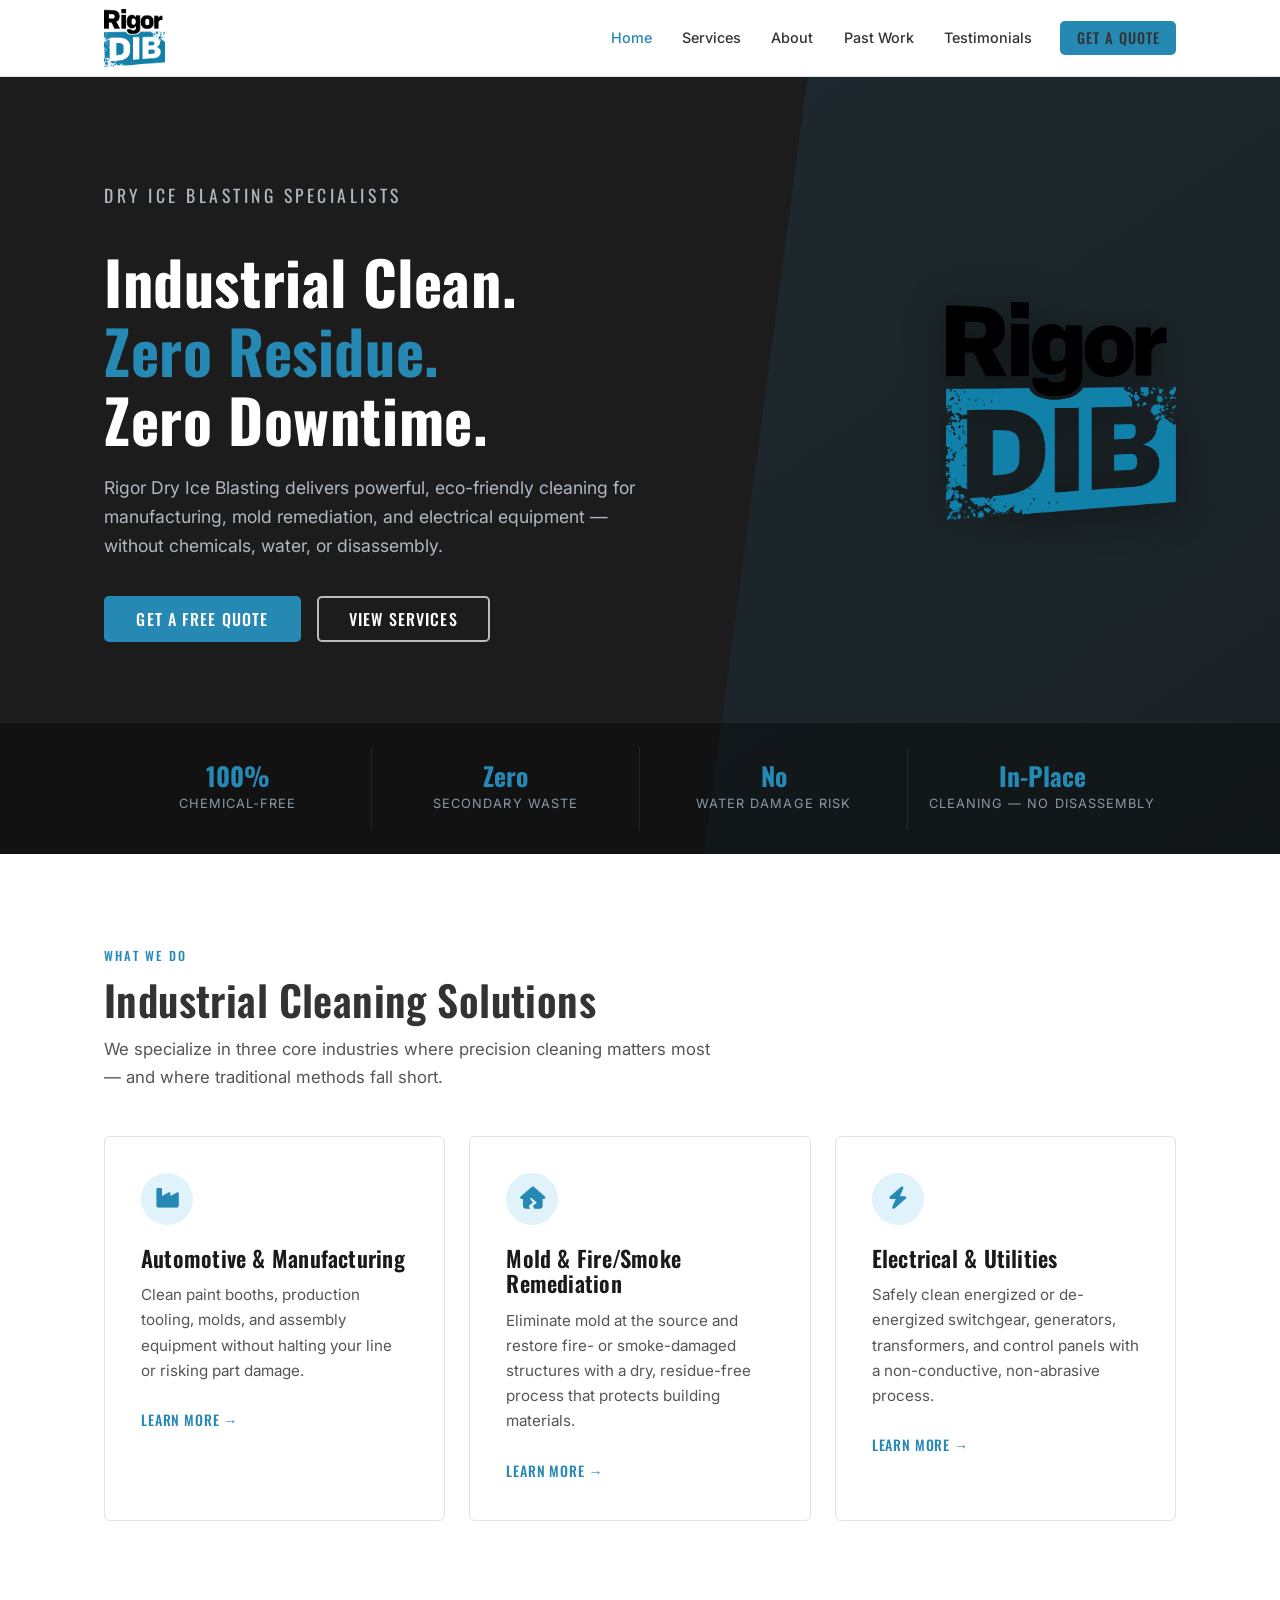
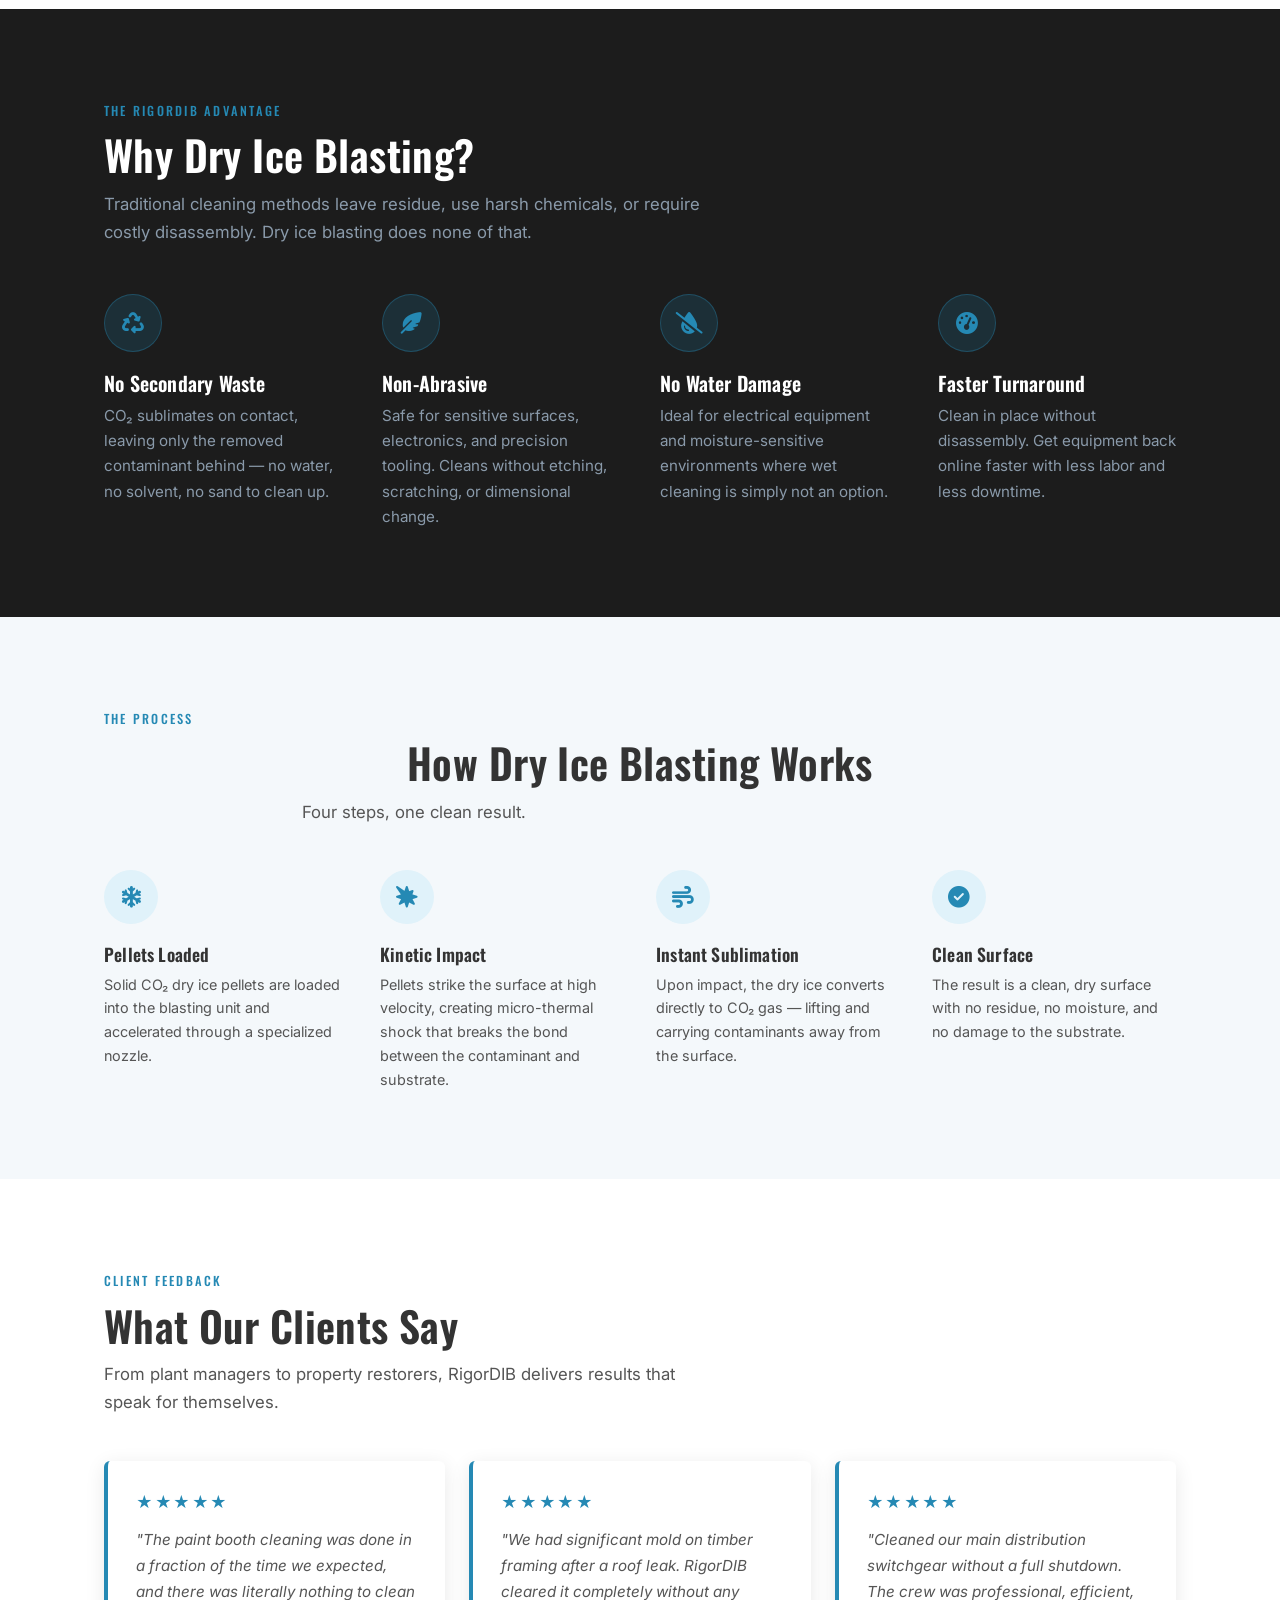
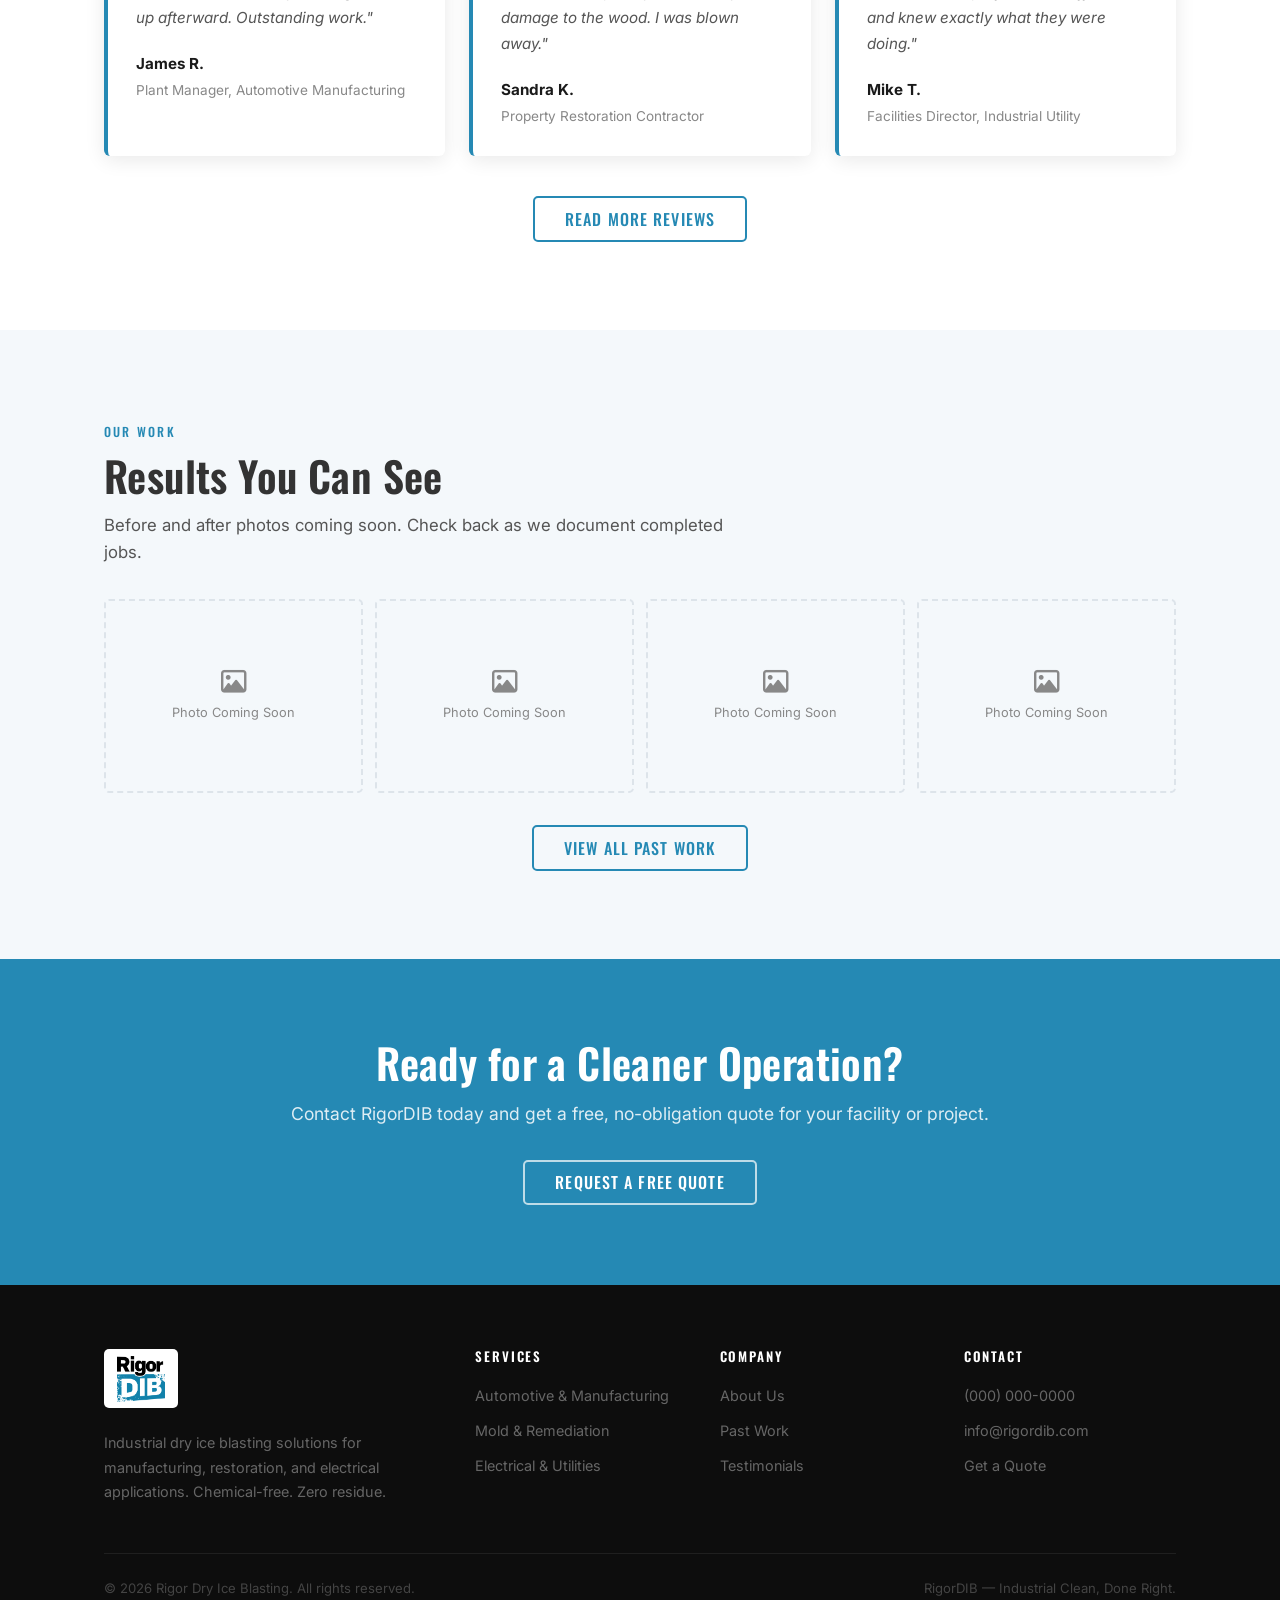
<file: index.html>
<!DOCTYPE html>
<html lang="en">
<head>
  <meta charset="UTF-8" />
  <meta name="viewport" content="width=device-width, initial-scale=1.0" />
  <title>Rigor Dry Ice Blasting | Industrial &amp; Commercial Cleaning</title>
  <meta name="description" content="RigorDIB delivers professional dry ice blasting for automotive, mold remediation, and electrical applications. Chemical-free. No water. No downtime." />
  <link rel="stylesheet" href="css/styles.css" />
  <link rel="stylesheet" href="https://cdnjs.cloudflare.com/ajax/libs/font-awesome/6.5.0/css/all.min.css" />
</head>
<body>

  <!-- ── Header ─────────────────────────────────────────── -->
  <header>
    <div class="container">
      <div class="header-inner">
        <a href="index.html" class="logo">
          <img src="images/RDIB full color transparent.png" alt="Rigor Dry Ice Blasting" />
        </a>
        <button class="nav-toggle" aria-label="Open navigation" aria-expanded="false">
          <span></span><span></span><span></span>
        </button>
        <nav class="nav-links">
          <a href="index.html">Home</a>
          <a href="services.html">Services</a>
          <a href="about.html">About</a>
          <a href="past-work.html">Past Work</a>
          <a href="testimonials.html">Testimonials</a>
          <a href="contact.html" class="btn btn-primary">Get a Quote</a>
        </nav>
      </div>
    </div>
  </header>

  <main>

    <!-- ── Hero ───────────────────────────────────────────── -->
    <section class="hero">
      <div class="hero-shape"></div>
      <div class="hero-body">
        <div class="container">
          <div class="hero-grid">
            <div class="hero-content">
              <p class="hero-label">Dry Ice Blasting Specialists</p>
              <h1>Industrial Clean.<br /><span>Zero Residue.</span><br />Zero Downtime.</h1>
              <p>Rigor Dry Ice Blasting delivers powerful, eco-friendly cleaning for manufacturing, mold remediation, and electrical equipment &mdash; without chemicals, water, or disassembly.</p>
              <div class="hero-actions">
                <a href="contact.html" class="btn btn-primary">Get a Free Quote</a>
                <a href="services.html" class="btn btn-outline">View Services</a>
              </div>
            </div>
            <div class="hero-logo">
              <img src="images/RDIB full color transparent.png" alt="Rigor Dry Ice Blasting" />
            </div>
          </div>
        </div>
      </div>
      <div class="hero-stats">
        <div class="container">
          <div class="stats-row">
            <div class="stat"><strong>100%</strong><span>Chemical-Free</span></div>
            <div class="stat"><strong>Zero</strong><span>Secondary Waste</span></div>
            <div class="stat"><strong>No</strong><span>Water Damage Risk</span></div>
            <div class="stat"><strong>In-Place</strong><span>Cleaning — No Disassembly</span></div>
          </div>
        </div>
      </div>
    </section>

    <!-- ── Services overview ──────────────────────────────── -->
    <section class="section">
      <div class="container">
        <p class="label">What We Do</p>
        <h2 class="section-head">Industrial Cleaning Solutions</h2>
        <p class="section-lead">We specialize in three core industries where precision cleaning matters most — and where traditional methods fall short.</p>
        <div class="services-grid">

          <div class="service-card">
            <div class="card-icon"><i class="fa-solid fa-industry"></i></div>
            <h3>Automotive &amp; Manufacturing</h3>
            <p>Clean paint booths, production tooling, molds, and assembly equipment without halting your line or risking part damage.</p>
            <a href="services.html#automotive" class="card-link">Learn more &rarr;</a>
          </div>

          <div class="service-card">
            <div class="card-icon"><i class="fa-solid fa-house-crack"></i></div>
            <h3>Mold &amp; Fire/Smoke Remediation</h3>
            <p>Eliminate mold at the source and restore fire- or smoke-damaged structures with a dry, residue-free process that protects building materials.</p>
            <a href="services.html#mold" class="card-link">Learn more &rarr;</a>
          </div>

          <div class="service-card">
            <div class="card-icon"><i class="fa-solid fa-bolt"></i></div>
            <h3>Electrical &amp; Utilities</h3>
            <p>Safely clean energized or de-energized switchgear, generators, transformers, and control panels with a non-conductive, non-abrasive process.</p>
            <a href="services.html#electrical" class="card-link">Learn more &rarr;</a>
          </div>

        </div>
      </div>
    </section>

    <!-- ── Why dry ice blasting (dark) ───────────────────── -->
    <section class="section section-dark">
      <div class="container">
        <p class="label">The RigorDIB Advantage</p>
        <h2 class="section-head white-text" style="color:#fff; margin-bottom:0.75rem;">Why Dry Ice Blasting?</h2>
        <p class="section-lead" style="color:#8a9aaa; margin-bottom:3rem;">Traditional cleaning methods leave residue, use harsh chemicals, or require costly disassembly. Dry ice blasting does none of that.</p>
        <div class="why-grid">
          <div class="why-item">
            <div class="why-icon"><i class="fa-solid fa-recycle"></i></div>
            <h3>No Secondary Waste</h3>
            <p>CO&#8322; sublimates on contact, leaving only the removed contaminant behind &mdash; no water, no solvent, no sand to clean up.</p>
          </div>
          <div class="why-item">
            <div class="why-icon"><i class="fa-solid fa-feather-pointed"></i></div>
            <h3>Non-Abrasive</h3>
            <p>Safe for sensitive surfaces, electronics, and precision tooling. Cleans without etching, scratching, or dimensional change.</p>
          </div>
          <div class="why-item">
            <div class="why-icon"><i class="fa-solid fa-droplet-slash"></i></div>
            <h3>No Water Damage</h3>
            <p>Ideal for electrical equipment and moisture-sensitive environments where wet cleaning is simply not an option.</p>
          </div>
          <div class="why-item">
            <div class="why-icon"><i class="fa-solid fa-gauge-high"></i></div>
            <h3>Faster Turnaround</h3>
            <p>Clean in place without disassembly. Get equipment back online faster with less labor and less downtime.</p>
          </div>
        </div>
      </div>
    </section>

    <!-- ── How it works ───────────────────────────────────── -->
    <section class="section section-alt">
      <div class="container">
        <p class="label center">The Process</p>
        <h2 class="section-head center">How Dry Ice Blasting Works</h2>
        <p class="section-lead center">Four steps, one clean result.</p>
        <div class="steps-grid">
          <div class="step">
            <div class="step-icon"><i class="fa-solid fa-snowflake"></i></div>
            <h3>Pellets Loaded</h3>
            <p>Solid CO&#8322; dry ice pellets are loaded into the blasting unit and accelerated through a specialized nozzle.</p>
          </div>
          <div class="step">
            <div class="step-icon"><i class="fa-solid fa-burst"></i></div>
            <h3>Kinetic Impact</h3>
            <p>Pellets strike the surface at high velocity, creating micro-thermal shock that breaks the bond between the contaminant and substrate.</p>
          </div>
          <div class="step">
            <div class="step-icon"><i class="fa-solid fa-wind"></i></div>
            <h3>Instant Sublimation</h3>
            <p>Upon impact, the dry ice converts directly to CO&#8322; gas &mdash; lifting and carrying contaminants away from the surface.</p>
          </div>
          <div class="step">
            <div class="step-icon"><i class="fa-solid fa-circle-check"></i></div>
            <h3>Clean Surface</h3>
            <p>The result is a clean, dry surface with no residue, no moisture, and no damage to the substrate.</p>
          </div>
        </div>
      </div>
    </section>

    <!-- ── Testimonials preview ───────────────────────────── -->
    <section class="section">
      <div class="container">
        <p class="label">Client Feedback</p>
        <h2 class="section-head">What Our Clients Say</h2>
        <p class="section-lead">From plant managers to property restorers, RigorDIB delivers results that speak for themselves.</p>
        <div class="testimonials-grid">

          <div class="testimonial-card">
            <div class="stars">&#9733;&#9733;&#9733;&#9733;&#9733;</div>
            <blockquote>"The paint booth cleaning was done in a fraction of the time we expected, and there was literally nothing to clean up afterward. Outstanding work."</blockquote>
            <div class="testimonial-author">
              <strong>James R.</strong>
              <span>Plant Manager, Automotive Manufacturing</span>
            </div>
          </div>

          <div class="testimonial-card">
            <div class="stars">&#9733;&#9733;&#9733;&#9733;&#9733;</div>
            <blockquote>"We had significant mold on timber framing after a roof leak. RigorDIB cleared it completely without any damage to the wood. I was blown away."</blockquote>
            <div class="testimonial-author">
              <strong>Sandra K.</strong>
              <span>Property Restoration Contractor</span>
            </div>
          </div>

          <div class="testimonial-card">
            <div class="stars">&#9733;&#9733;&#9733;&#9733;&#9733;</div>
            <blockquote>"Cleaned our main distribution switchgear without a full shutdown. The crew was professional, efficient, and knew exactly what they were doing."</blockquote>
            <div class="testimonial-author">
              <strong>Mike T.</strong>
              <span>Facilities Director, Industrial Utility</span>
            </div>
          </div>

        </div>
        <div style="text-align:center; margin-top:2.5rem;">
          <a href="testimonials.html" class="btn btn-outline-blue">Read More Reviews</a>
        </div>
      </div>
    </section>

    <!-- ── Past work preview ──────────────────────────────── -->
    <section class="section section-alt">
      <div class="container">
        <p class="label">Our Work</p>
        <h2 class="section-head">Results You Can See</h2>
        <p class="section-lead" style="margin-bottom:2rem;">Before and after photos coming soon. Check back as we document completed jobs.</p>
        <div class="gallery-preview">
          <div class="gallery-item"><span class="placeholder-label"><i class="fa-regular fa-image fa-2x" style="display:block;margin:0 auto 0.5rem;"></i>Photo Coming Soon</span></div>
          <div class="gallery-item"><span class="placeholder-label"><i class="fa-regular fa-image fa-2x" style="display:block;margin:0 auto 0.5rem;"></i>Photo Coming Soon</span></div>
          <div class="gallery-item"><span class="placeholder-label"><i class="fa-regular fa-image fa-2x" style="display:block;margin:0 auto 0.5rem;"></i>Photo Coming Soon</span></div>
          <div class="gallery-item"><span class="placeholder-label"><i class="fa-regular fa-image fa-2x" style="display:block;margin:0 auto 0.5rem;"></i>Photo Coming Soon</span></div>
        </div>
        <div style="text-align:center; margin-top:2rem;">
          <a href="past-work.html" class="btn btn-outline-blue">View All Past Work</a>
        </div>
      </div>
    </section>

    <!-- ── CTA banner ────────────────────────────────────── -->
    <section class="cta-banner">
      <div class="container">
        <h2>Ready for a Cleaner Operation?</h2>
        <p>Contact RigorDIB today and get a free, no-obligation quote for your facility or project.</p>
        <a href="contact.html" class="btn btn-outline">Request a Free Quote</a>
      </div>
    </section>

  </main>

  <!-- ── Footer ────────────────────────────────────────────── -->
  <footer>
    <div class="container">
      <div class="footer-grid">
        <div class="footer-brand">
          <div class="footer-logo-wrap">
            <img src="images/RDIB full color transparent.png" alt="RigorDIB" />
          </div>
          <p>Industrial dry ice blasting solutions for manufacturing, restoration, and electrical applications. Chemical-free. Zero residue.</p>
        </div>
        <div>
          <h4>Services</h4>
          <ul>
            <li><a href="services.html#automotive">Automotive &amp; Manufacturing</a></li>
            <li><a href="services.html#mold">Mold &amp; Remediation</a></li>
            <li><a href="services.html#electrical">Electrical &amp; Utilities</a></li>
          </ul>
        </div>
        <div>
          <h4>Company</h4>
          <ul>
            <li><a href="about.html">About Us</a></li>
            <li><a href="past-work.html">Past Work</a></li>
            <li><a href="testimonials.html">Testimonials</a></li>
          </ul>
        </div>
        <div>
          <h4>Contact</h4>
          <ul>
            <li><a href="tel:+10000000000">(000) 000-0000</a></li>
            <li><a href="mailto:info@rigordib.com">info@rigordib.com</a></li>
            <li><a href="contact.html">Get a Quote</a></li>
          </ul>
        </div>
      </div>
      <div class="footer-bottom">
        <p>&copy; 2026 Rigor Dry Ice Blasting. All rights reserved.</p>
        <p>RigorDIB &mdash; Industrial Clean, Done Right.</p>
      </div>
    </div>
  </footer>

  <script src="js/main.js"></script>
</body>
</html>
</file>
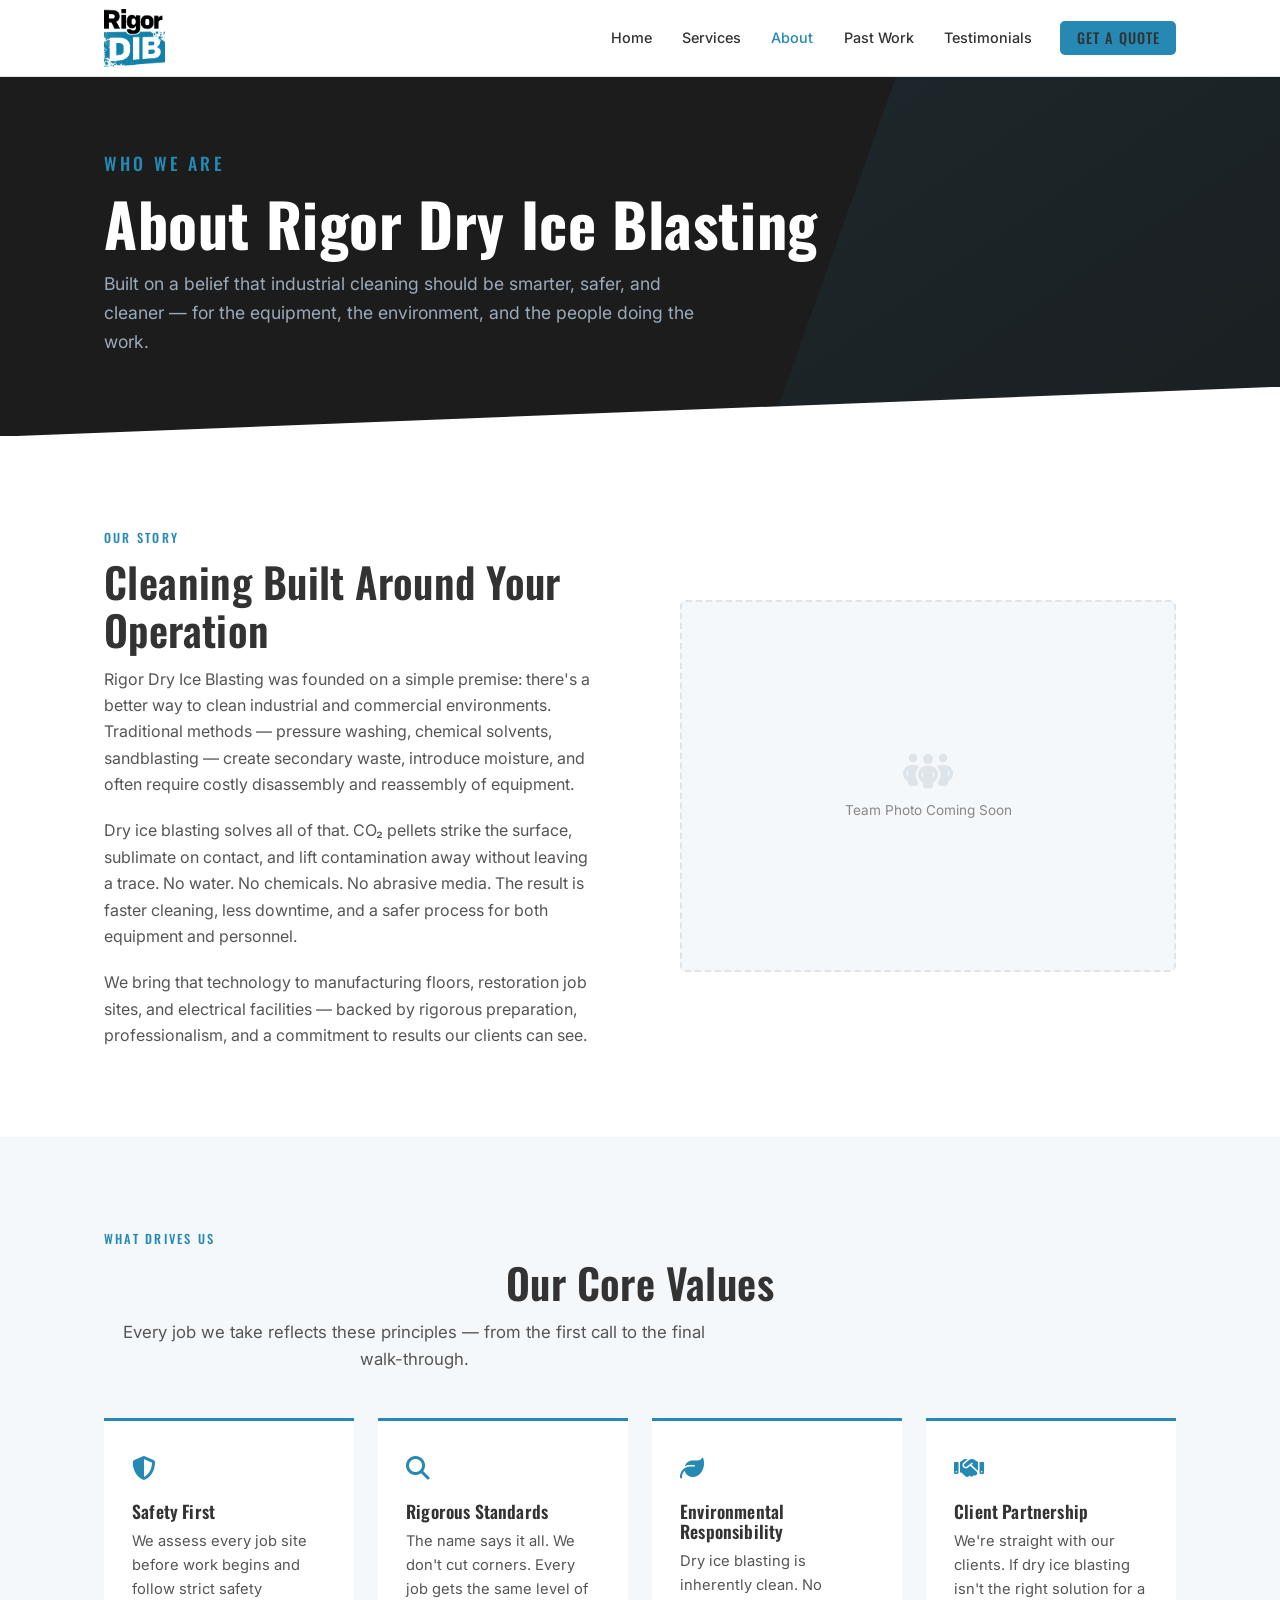
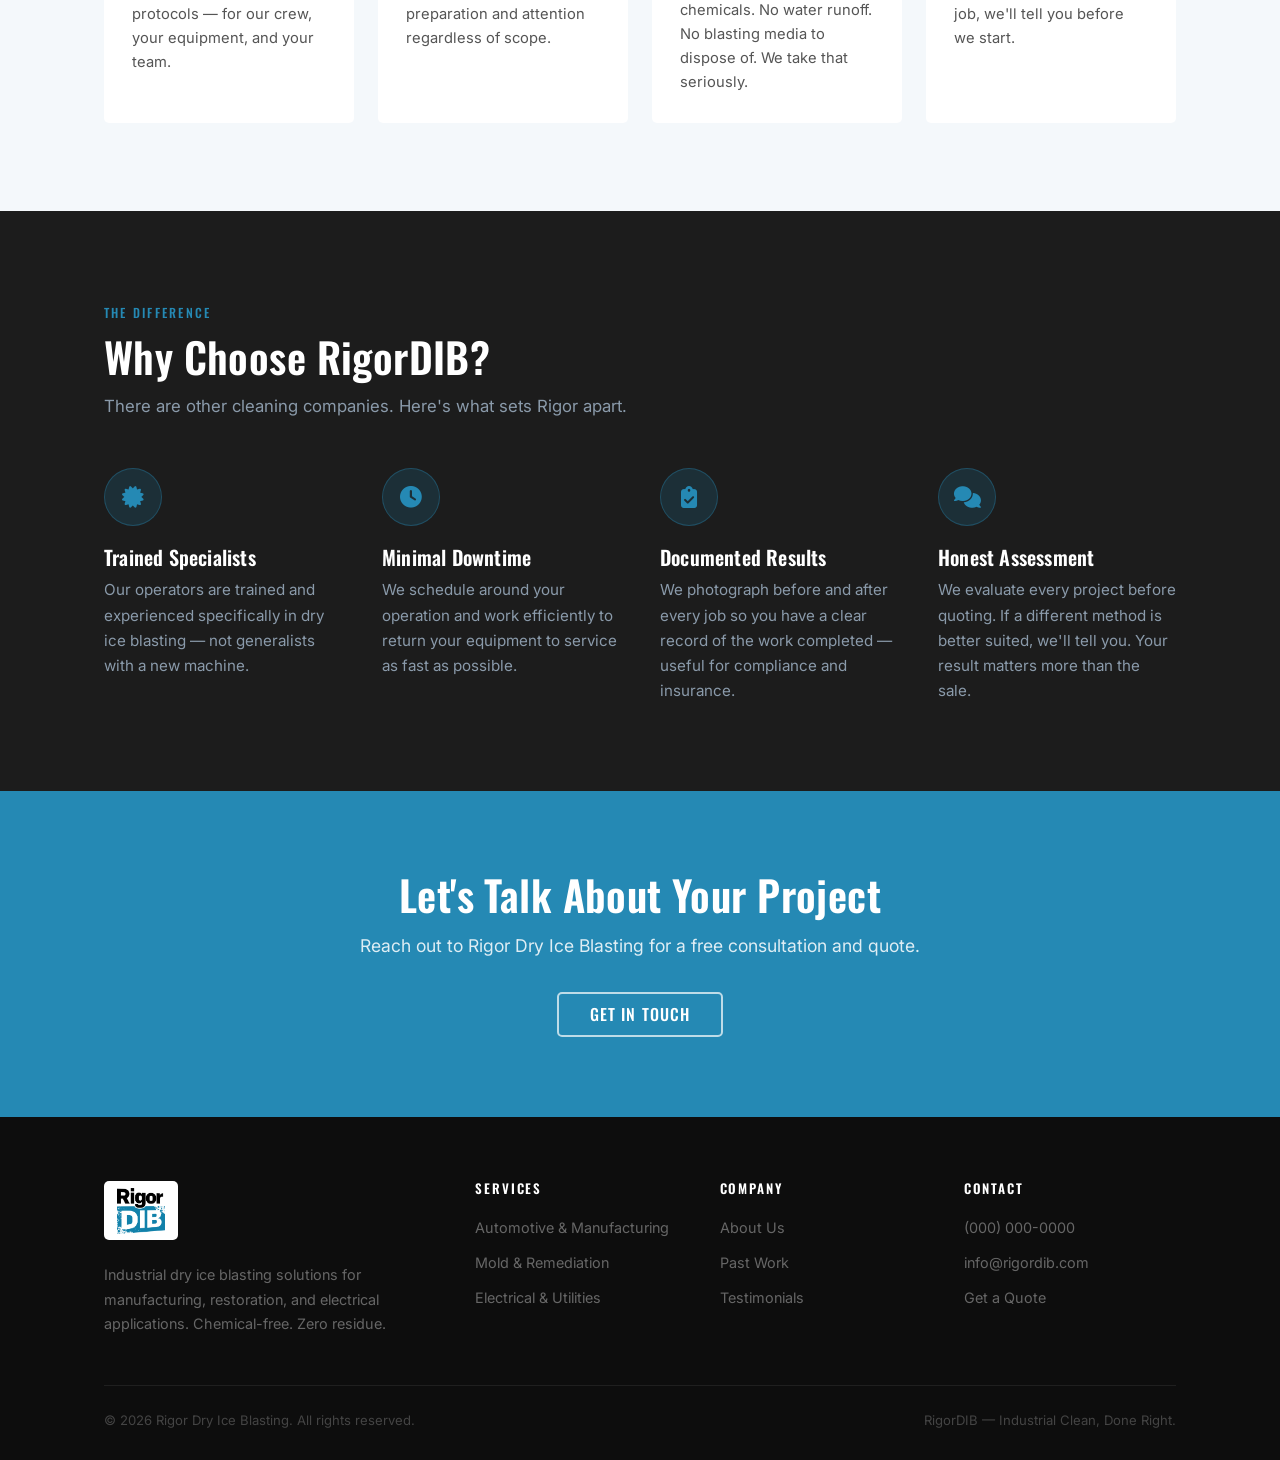
<file: about.html>
<!DOCTYPE html>
<html lang="en">
<head>
  <meta charset="UTF-8" />
  <meta name="viewport" content="width=device-width, initial-scale=1.0" />
  <title>About Us | Rigor Dry Ice Blasting</title>
  <meta name="description" content="Learn about Rigor Dry Ice Blasting — who we are, what drives us, and why our clients trust RigorDIB for their most demanding cleaning challenges." />
  <link rel="stylesheet" href="css/styles.css" />
  <link rel="stylesheet" href="https://cdnjs.cloudflare.com/ajax/libs/font-awesome/6.5.0/css/all.min.css" />
</head>
<body>

  <header>
    <div class="container">
      <div class="header-inner">
        <a href="index.html" class="logo">
          <img src="images/RDIB full color transparent.png" alt="Rigor Dry Ice Blasting" />
        </a>
        <button class="nav-toggle" aria-label="Open navigation" aria-expanded="false">
          <span></span><span></span><span></span>
        </button>
        <nav class="nav-links">
          <a href="index.html">Home</a>
          <a href="services.html">Services</a>
          <a href="about.html">About</a>
          <a href="past-work.html">Past Work</a>
          <a href="testimonials.html">Testimonials</a>
          <a href="contact.html" class="btn btn-primary">Get a Quote</a>
        </nav>
      </div>
    </div>
  </header>

  <main>

    <section class="page-hero">
      <div class="page-hero-shape"></div>
      <div class="container">
        <p class="label">Who We Are</p>
        <h1>About Rigor Dry Ice Blasting</h1>
        <p>Built on a belief that industrial cleaning should be smarter, safer, and cleaner &mdash; for the equipment, the environment, and the people doing the work.</p>
      </div>
    </section>

    <!-- ── Company intro ──────────────────────────────────── -->
    <section class="section">
      <div class="container">
        <div class="about-intro">
          <div>
            <p class="label">Our Story</p>
            <h2 class="section-head">Cleaning Built Around Your Operation</h2>
            <p style="margin-bottom:1.25rem;">Rigor Dry Ice Blasting was founded on a simple premise: there's a better way to clean industrial and commercial environments. Traditional methods &mdash; pressure washing, chemical solvents, sandblasting &mdash; create secondary waste, introduce moisture, and often require costly disassembly and reassembly of equipment.</p>
            <p style="margin-bottom:1.25rem;">Dry ice blasting solves all of that. CO&#8322; pellets strike the surface, sublimate on contact, and lift contamination away without leaving a trace. No water. No chemicals. No abrasive media. The result is faster cleaning, less downtime, and a safer process for both equipment and personnel.</p>
            <p>We bring that technology to manufacturing floors, restoration job sites, and electrical facilities &mdash; backed by rigorous preparation, professionalism, and a commitment to results our clients can see.</p>
          </div>
          <div class="about-image">
            <i class="fa-solid fa-people-group"></i>
            <span>Team Photo Coming Soon</span>
          </div>
        </div>
      </div>
    </section>

    <!-- ── Values ─────────────────────────────────────────── -->
    <section class="section section-alt">
      <div class="container">
        <p class="label center">What Drives Us</p>
        <h2 class="section-head center">Our Core Values</h2>
        <p class="section-lead center">Every job we take reflects these principles &mdash; from the first call to the final walk-through.</p>
        <div class="values-grid">
          <div class="value-card">
            <div class="icon"><i class="fa-solid fa-shield-halved" style="color:var(--blue);"></i></div>
            <h3>Safety First</h3>
            <p>We assess every job site before work begins and follow strict safety protocols &mdash; for our crew, your equipment, and your team.</p>
          </div>
          <div class="value-card">
            <div class="icon"><i class="fa-solid fa-magnifying-glass" style="color:var(--blue);"></i></div>
            <h3>Rigorous Standards</h3>
            <p>The name says it all. We don't cut corners. Every job gets the same level of preparation and attention regardless of scope.</p>
          </div>
          <div class="value-card">
            <div class="icon"><i class="fa-solid fa-leaf" style="color:var(--blue);"></i></div>
            <h3>Environmental Responsibility</h3>
            <p>Dry ice blasting is inherently clean. No chemicals. No water runoff. No blasting media to dispose of. We take that seriously.</p>
          </div>
          <div class="value-card">
            <div class="icon"><i class="fa-solid fa-handshake" style="color:var(--blue);"></i></div>
            <h3>Client Partnership</h3>
            <p>We're straight with our clients. If dry ice blasting isn't the right solution for a job, we'll tell you before we start.</p>
          </div>
        </div>
      </div>
    </section>

    <!-- ── Why choose RDIB ────────────────────────────────── -->
    <section class="section section-dark">
      <div class="container">
        <p class="label">The Difference</p>
        <h2 class="section-head" style="color:#fff; margin-bottom:0.75rem;">Why Choose RigorDIB?</h2>
        <p class="section-lead" style="color:#8a9aaa; margin-bottom:3rem;">There are other cleaning companies. Here's what sets Rigor apart.</p>
        <div class="why-grid">
          <div class="why-item">
            <div class="why-icon"><i class="fa-solid fa-certificate"></i></div>
            <h3>Trained Specialists</h3>
            <p>Our operators are trained and experienced specifically in dry ice blasting &mdash; not generalists with a new machine.</p>
          </div>
          <div class="why-item">
            <div class="why-icon"><i class="fa-solid fa-clock"></i></div>
            <h3>Minimal Downtime</h3>
            <p>We schedule around your operation and work efficiently to return your equipment to service as fast as possible.</p>
          </div>
          <div class="why-item">
            <div class="why-icon"><i class="fa-solid fa-clipboard-check"></i></div>
            <h3>Documented Results</h3>
            <p>We photograph before and after every job so you have a clear record of the work completed &mdash; useful for compliance and insurance.</p>
          </div>
          <div class="why-item">
            <div class="why-icon"><i class="fa-solid fa-comments"></i></div>
            <h3>Honest Assessment</h3>
            <p>We evaluate every project before quoting. If a different method is better suited, we'll tell you. Your result matters more than the sale.</p>
          </div>
        </div>
      </div>
    </section>

    <!-- ── CTA banner ─────────────────────────────────────── -->
    <section class="cta-banner">
      <div class="container">
        <h2>Let's Talk About Your Project</h2>
        <p>Reach out to Rigor Dry Ice Blasting for a free consultation and quote.</p>
        <a href="contact.html" class="btn btn-outline">Get in Touch</a>
      </div>
    </section>

  </main>

  <footer>
    <div class="container">
      <div class="footer-grid">
        <div class="footer-brand">
          <div class="footer-logo-wrap">
            <img src="images/RDIB full color transparent.png" alt="RigorDIB" />
          </div>
          <p>Industrial dry ice blasting solutions for manufacturing, restoration, and electrical applications. Chemical-free. Zero residue.</p>
        </div>
        <div>
          <h4>Services</h4>
          <ul>
            <li><a href="services.html#automotive">Automotive &amp; Manufacturing</a></li>
            <li><a href="services.html#mold">Mold &amp; Remediation</a></li>
            <li><a href="services.html#electrical">Electrical &amp; Utilities</a></li>
          </ul>
        </div>
        <div>
          <h4>Company</h4>
          <ul>
            <li><a href="about.html">About Us</a></li>
            <li><a href="past-work.html">Past Work</a></li>
            <li><a href="testimonials.html">Testimonials</a></li>
          </ul>
        </div>
        <div>
          <h4>Contact</h4>
          <ul>
            <li><a href="tel:+10000000000">(000) 000-0000</a></li>
            <li><a href="mailto:info@rigordib.com">info@rigordib.com</a></li>
            <li><a href="contact.html">Get a Quote</a></li>
          </ul>
        </div>
      </div>
      <div class="footer-bottom">
        <p>&copy; 2026 Rigor Dry Ice Blasting. All rights reserved.</p>
        <p>RigorDIB &mdash; Industrial Clean, Done Right.</p>
      </div>
    </div>
  </footer>

  <script src="js/main.js"></script>
</body>
</html>
</file>
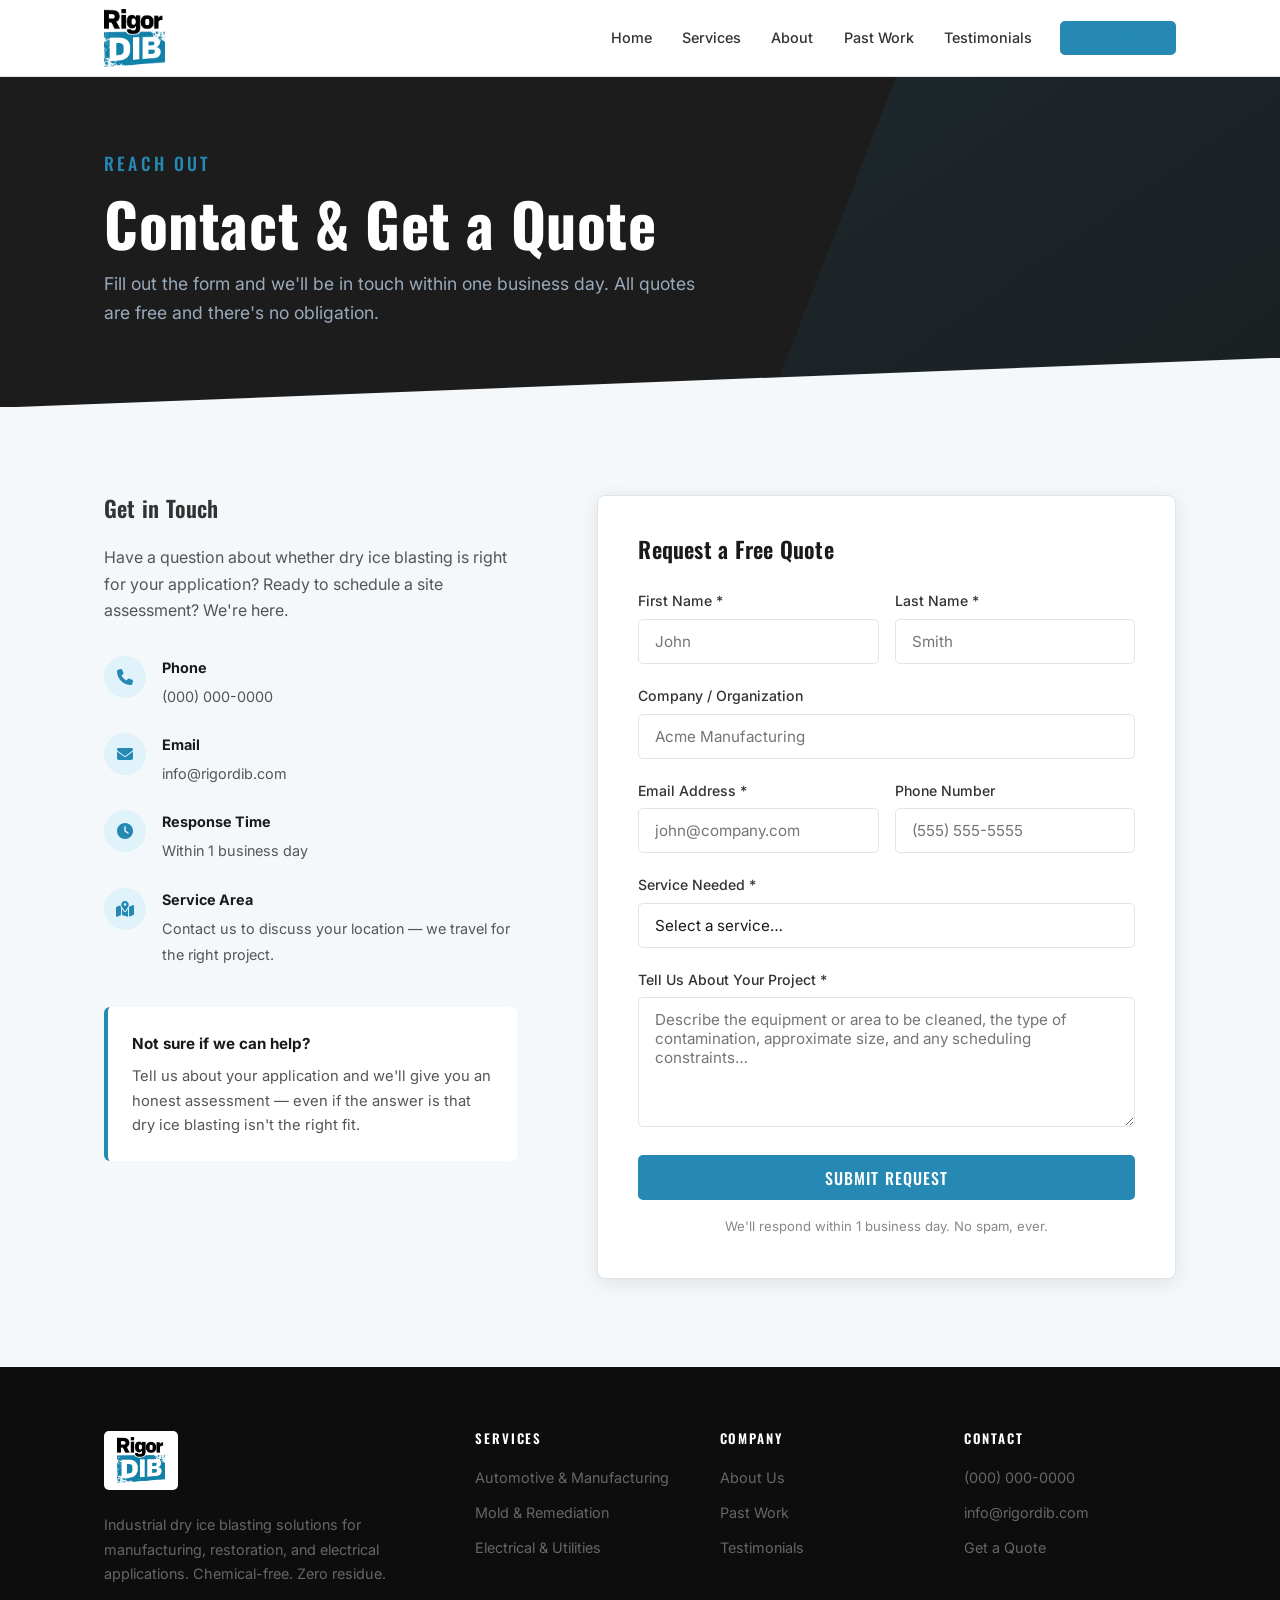
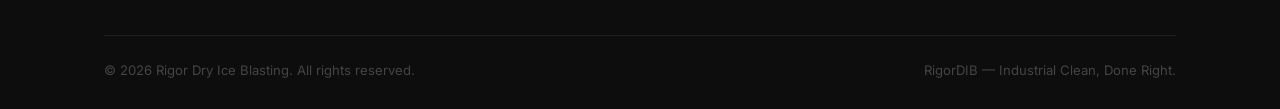
<file: contact.html>
<!DOCTYPE html>
<html lang="en">
<head>
  <meta charset="UTF-8" />
  <meta name="viewport" content="width=device-width, initial-scale=1.0" />
  <title>Contact &amp; Get a Quote | Rigor Dry Ice Blasting</title>
  <meta name="description" content="Request a free quote from Rigor Dry Ice Blasting. We serve industrial and commercial clients across a range of cleaning applications." />
  <link rel="stylesheet" href="css/styles.css" />
  <link rel="stylesheet" href="https://cdnjs.cloudflare.com/ajax/libs/font-awesome/6.5.0/css/all.min.css" />
</head>
<body>

  <header>
    <div class="container">
      <div class="header-inner">
        <a href="index.html" class="logo">
          <img src="images/RDIB full color transparent.png" alt="Rigor Dry Ice Blasting" />
        </a>
        <button class="nav-toggle" aria-label="Open navigation" aria-expanded="false">
          <span></span><span></span><span></span>
        </button>
        <nav class="nav-links">
          <a href="index.html">Home</a>
          <a href="services.html">Services</a>
          <a href="about.html">About</a>
          <a href="past-work.html">Past Work</a>
          <a href="testimonials.html">Testimonials</a>
          <a href="contact.html" class="btn btn-primary">Get a Quote</a>
        </nav>
      </div>
    </div>
  </header>

  <main>

    <section class="page-hero alt-bg">
      <div class="page-hero-shape"></div>
      <div class="container">
        <p class="label">Reach Out</p>
        <h1>Contact &amp; Get a Quote</h1>
        <p>Fill out the form and we'll be in touch within one business day. All quotes are free and there's no obligation.</p>
      </div>
    </section>

    <section class="section section-alt">
      <div class="container">
        <div class="contact-grid">

          <!-- Contact info -->
          <div class="contact-info">
            <h3>Get in Touch</h3>
            <p style="margin-bottom:2rem;">Have a question about whether dry ice blasting is right for your application? Ready to schedule a site assessment? We're here.</p>

            <div class="contact-item">
              <div class="icon"><i class="fa-solid fa-phone"></i></div>
              <div class="text">
                <strong>Phone</strong>
                <span><a href="tel:+10000000000" style="color:var(--gray-500);">(000) 000-0000</a></span>
              </div>
            </div>

            <div class="contact-item">
              <div class="icon"><i class="fa-solid fa-envelope"></i></div>
              <div class="text">
                <strong>Email</strong>
                <span><a href="mailto:info@rigordib.com" style="color:var(--gray-500);">info@rigordib.com</a></span>
              </div>
            </div>

            <div class="contact-item">
              <div class="icon"><i class="fa-solid fa-clock"></i></div>
              <div class="text">
                <strong>Response Time</strong>
                <span>Within 1 business day</span>
              </div>
            </div>

            <div class="contact-item">
              <div class="icon"><i class="fa-solid fa-map-location-dot"></i></div>
              <div class="text">
                <strong>Service Area</strong>
                <span>Contact us to discuss your location &mdash; we travel for the right project.</span>
              </div>
            </div>

            <div style="margin-top:2.5rem; padding:1.5rem; background:var(--white); border-radius:6px; border-left:4px solid var(--blue);">
              <strong style="display:block; font-size:0.95rem; color:var(--gray-900); margin-bottom:0.5rem;">Not sure if we can help?</strong>
              <p style="font-size:0.92rem;">Tell us about your application and we'll give you an honest assessment &mdash; even if the answer is that dry ice blasting isn't the right fit.</p>
            </div>
          </div>

          <!-- Quote form -->
          <div class="form-card">
            <h3>Request a Free Quote</h3>
            <form id="quote-form" novalidate>
              <div class="form-row">
                <div class="form-group">
                  <label for="first-name">First Name *</label>
                  <input type="text" id="first-name" name="first_name" required placeholder="John" />
                </div>
                <div class="form-group">
                  <label for="last-name">Last Name *</label>
                  <input type="text" id="last-name" name="last_name" required placeholder="Smith" />
                </div>
              </div>

              <div class="form-group">
                <label for="company">Company / Organization</label>
                <input type="text" id="company" name="company" placeholder="Acme Manufacturing" />
              </div>

              <div class="form-row">
                <div class="form-group">
                  <label for="email">Email Address *</label>
                  <input type="email" id="email" name="email" required placeholder="john@company.com" />
                </div>
                <div class="form-group">
                  <label for="phone">Phone Number</label>
                  <input type="tel" id="phone" name="phone" placeholder="(555) 555-5555" />
                </div>
              </div>

              <div class="form-group">
                <label for="service">Service Needed *</label>
                <select id="service" name="service" required>
                  <option value="" disabled selected>Select a service&hellip;</option>
                  <option value="automotive">Automotive &amp; Manufacturing</option>
                  <option value="mold">Mold &amp; Fire/Smoke Remediation</option>
                  <option value="electrical">Electrical &amp; Utilities</option>
                  <option value="other">Other / Not Sure</option>
                </select>
              </div>

              <div class="form-group">
                <label for="message">Tell Us About Your Project *</label>
                <textarea id="message" name="message" required placeholder="Describe the equipment or area to be cleaned, the type of contamination, approximate size, and any scheduling constraints&hellip;"></textarea>
              </div>

              <button type="submit" class="btn btn-primary" style="width:100%; text-align:center;">Submit Request</button>
              <p style="font-size:0.82rem; color:var(--gray-400); text-align:center; margin-top:1rem;">We'll respond within 1 business day. No spam, ever.</p>
            </form>
          </div>

        </div>
      </div>
    </section>

  </main>

  <footer>
    <div class="container">
      <div class="footer-grid">
        <div class="footer-brand">
          <div class="footer-logo-wrap">
            <img src="images/RDIB full color transparent.png" alt="RigorDIB" />
          </div>
          <p>Industrial dry ice blasting solutions for manufacturing, restoration, and electrical applications. Chemical-free. Zero residue.</p>
        </div>
        <div>
          <h4>Services</h4>
          <ul>
            <li><a href="services.html#automotive">Automotive &amp; Manufacturing</a></li>
            <li><a href="services.html#mold">Mold &amp; Remediation</a></li>
            <li><a href="services.html#electrical">Electrical &amp; Utilities</a></li>
          </ul>
        </div>
        <div>
          <h4>Company</h4>
          <ul>
            <li><a href="about.html">About Us</a></li>
            <li><a href="past-work.html">Past Work</a></li>
            <li><a href="testimonials.html">Testimonials</a></li>
          </ul>
        </div>
        <div>
          <h4>Contact</h4>
          <ul>
            <li><a href="tel:+10000000000">(000) 000-0000</a></li>
            <li><a href="mailto:info@rigordib.com">info@rigordib.com</a></li>
            <li><a href="contact.html">Get a Quote</a></li>
          </ul>
        </div>
      </div>
      <div class="footer-bottom">
        <p>&copy; 2026 Rigor Dry Ice Blasting. All rights reserved.</p>
        <p>RigorDIB &mdash; Industrial Clean, Done Right.</p>
      </div>
    </div>
  </footer>

  <script src="js/main.js"></script>
</body>
</html>
</file>
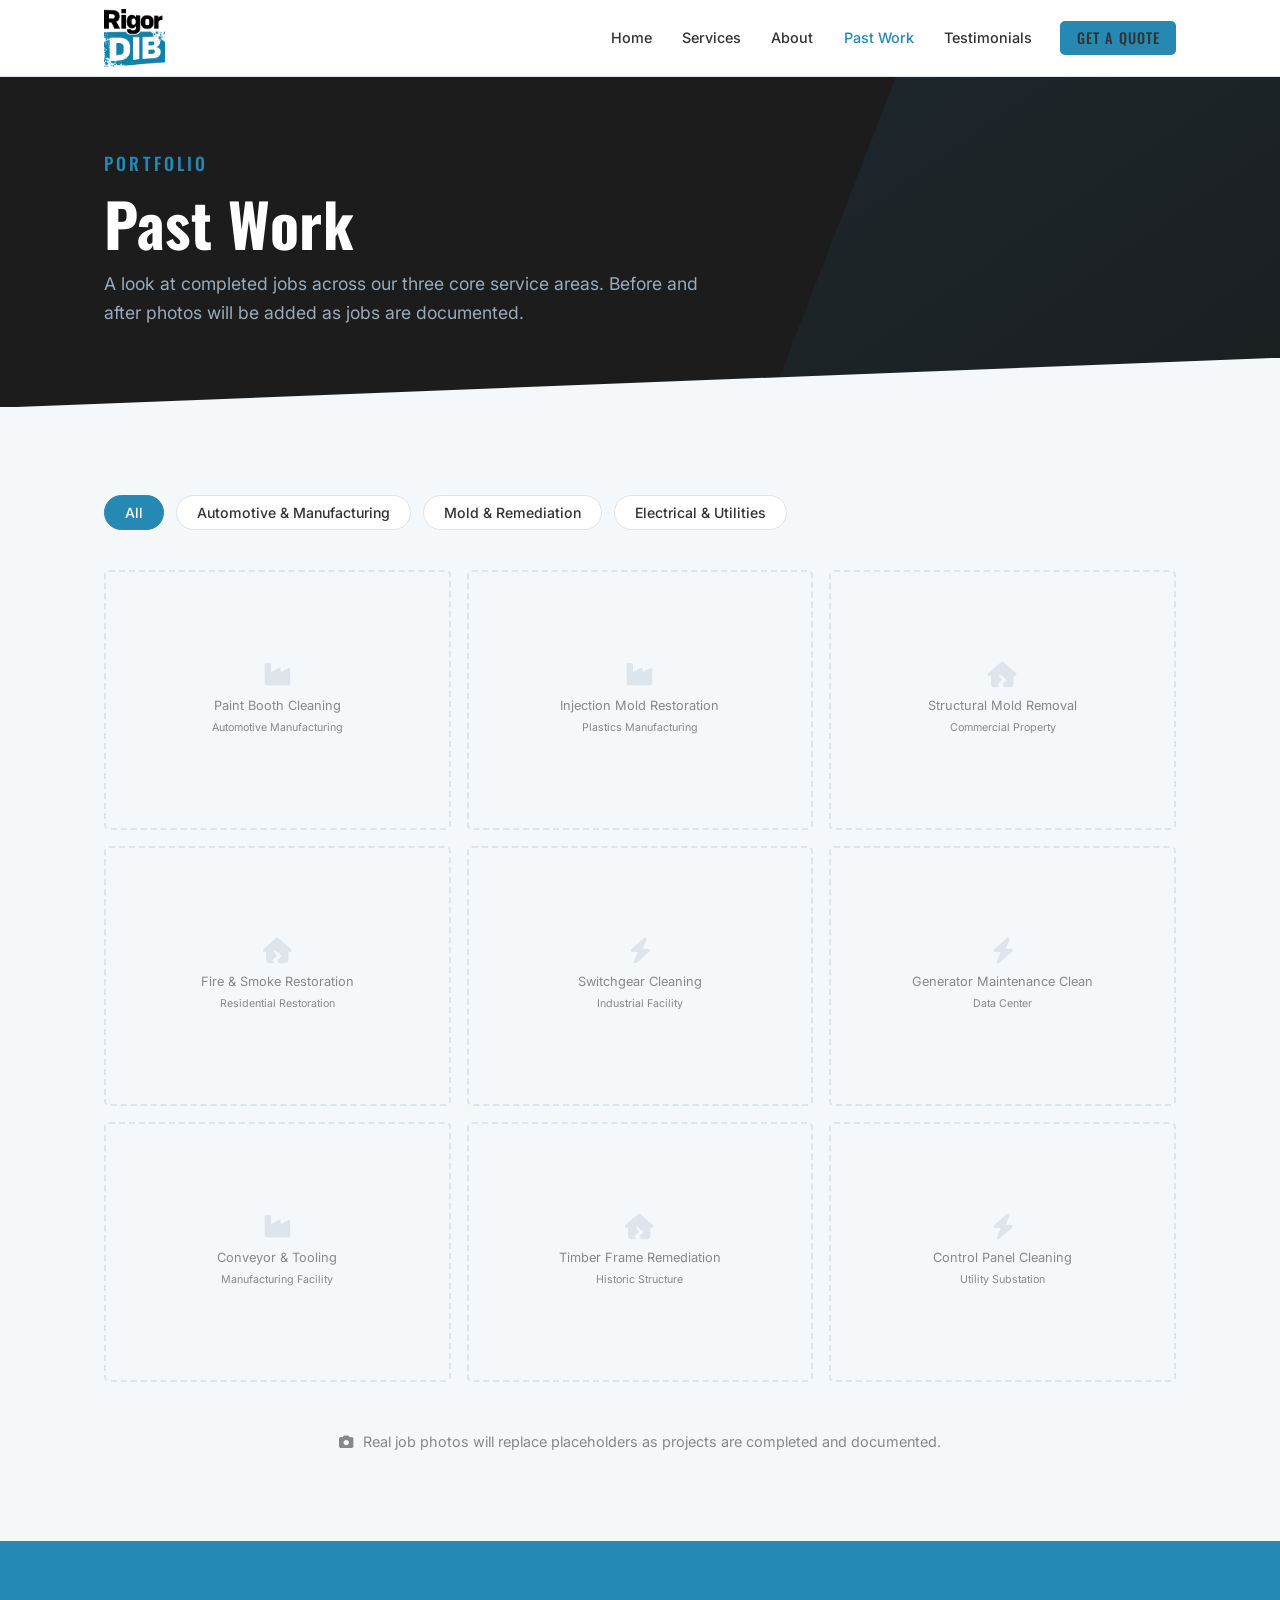
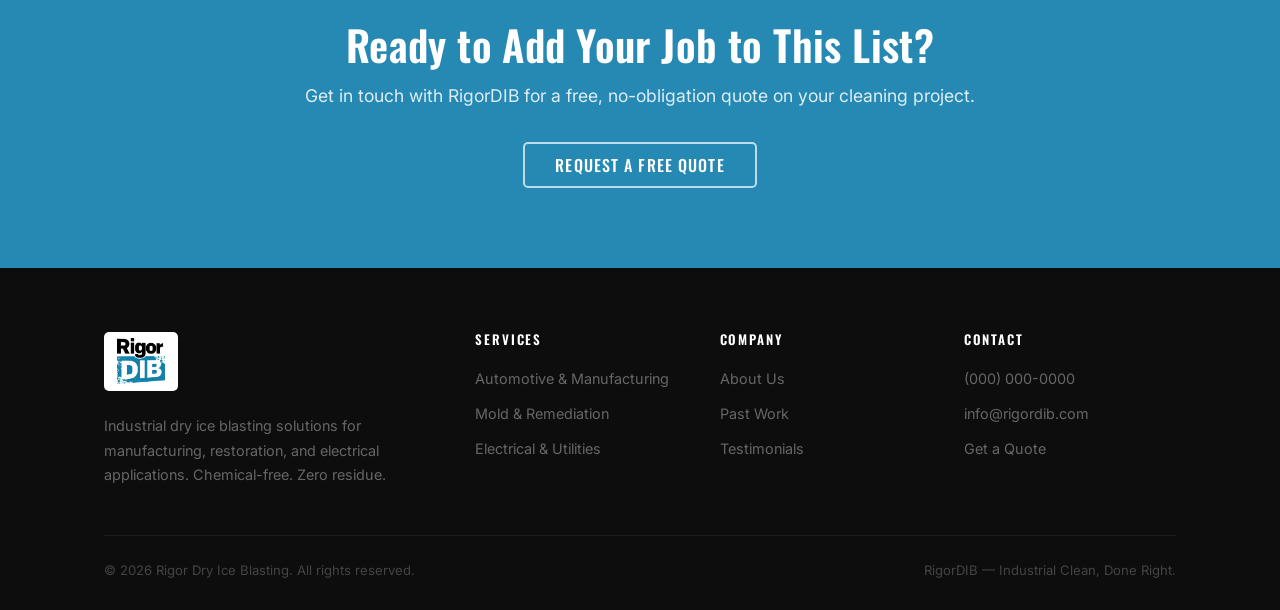
<file: past-work.html>
<!DOCTYPE html>
<html lang="en">
<head>
  <meta charset="UTF-8" />
  <meta name="viewport" content="width=device-width, initial-scale=1.0" />
  <title>Past Work | Rigor Dry Ice Blasting</title>
  <meta name="description" content="Browse completed jobs from Rigor Dry Ice Blasting across automotive, mold remediation, and electrical cleaning applications." />
  <link rel="stylesheet" href="css/styles.css" />
  <link rel="stylesheet" href="https://cdnjs.cloudflare.com/ajax/libs/font-awesome/6.5.0/css/all.min.css" />
</head>
<body>

  <header>
    <div class="container">
      <div class="header-inner">
        <a href="index.html" class="logo">
          <img src="images/RDIB full color transparent.png" alt="Rigor Dry Ice Blasting" />
        </a>
        <button class="nav-toggle" aria-label="Open navigation" aria-expanded="false">
          <span></span><span></span><span></span>
        </button>
        <nav class="nav-links">
          <a href="index.html">Home</a>
          <a href="services.html">Services</a>
          <a href="about.html">About</a>
          <a href="past-work.html">Past Work</a>
          <a href="testimonials.html">Testimonials</a>
          <a href="contact.html" class="btn btn-primary">Get a Quote</a>
        </nav>
      </div>
    </div>
  </header>

  <main>

    <section class="page-hero alt-bg">
      <div class="page-hero-shape"></div>
      <div class="container">
        <p class="label">Portfolio</p>
        <h1>Past Work</h1>
        <p>A look at completed jobs across our three core service areas. Before and after photos will be added as jobs are documented.</p>
      </div>
    </section>

    <section class="section section-alt">
      <div class="container">

        <!-- Filter bar -->
        <div class="filter-bar">
          <button class="filter-btn active" data-filter="all">All</button>
          <button class="filter-btn" data-filter="automotive">Automotive &amp; Manufacturing</button>
          <button class="filter-btn" data-filter="mold">Mold &amp; Remediation</button>
          <button class="filter-btn" data-filter="electrical">Electrical &amp; Utilities</button>
        </div>

        <!-- Gallery grid -->
        <div class="gallery-full">

          <div class="gallery-item" data-category="automotive">
            <span class="placeholder-label">
              <i class="fa-solid fa-industry fa-2x" style="display:block;margin:0 auto 0.5rem;color:var(--border);"></i>
              Paint Booth Cleaning<br /><small>Automotive Manufacturing</small>
            </span>
          </div>

          <div class="gallery-item" data-category="automotive">
            <span class="placeholder-label">
              <i class="fa-solid fa-industry fa-2x" style="display:block;margin:0 auto 0.5rem;color:var(--border);"></i>
              Injection Mold Restoration<br /><small>Plastics Manufacturing</small>
            </span>
          </div>

          <div class="gallery-item" data-category="mold">
            <span class="placeholder-label">
              <i class="fa-solid fa-house-crack fa-2x" style="display:block;margin:0 auto 0.5rem;color:var(--border);"></i>
              Structural Mold Removal<br /><small>Commercial Property</small>
            </span>
          </div>

          <div class="gallery-item" data-category="mold">
            <span class="placeholder-label">
              <i class="fa-solid fa-house-crack fa-2x" style="display:block;margin:0 auto 0.5rem;color:var(--border);"></i>
              Fire &amp; Smoke Restoration<br /><small>Residential Restoration</small>
            </span>
          </div>

          <div class="gallery-item" data-category="electrical">
            <span class="placeholder-label">
              <i class="fa-solid fa-bolt fa-2x" style="display:block;margin:0 auto 0.5rem;color:var(--border);"></i>
              Switchgear Cleaning<br /><small>Industrial Facility</small>
            </span>
          </div>

          <div class="gallery-item" data-category="electrical">
            <span class="placeholder-label">
              <i class="fa-solid fa-bolt fa-2x" style="display:block;margin:0 auto 0.5rem;color:var(--border);"></i>
              Generator Maintenance Clean<br /><small>Data Center</small>
            </span>
          </div>

          <div class="gallery-item" data-category="automotive">
            <span class="placeholder-label">
              <i class="fa-solid fa-industry fa-2x" style="display:block;margin:0 auto 0.5rem;color:var(--border);"></i>
              Conveyor &amp; Tooling<br /><small>Manufacturing Facility</small>
            </span>
          </div>

          <div class="gallery-item" data-category="mold">
            <span class="placeholder-label">
              <i class="fa-solid fa-house-crack fa-2x" style="display:block;margin:0 auto 0.5rem;color:var(--border);"></i>
              Timber Frame Remediation<br /><small>Historic Structure</small>
            </span>
          </div>

          <div class="gallery-item" data-category="electrical">
            <span class="placeholder-label">
              <i class="fa-solid fa-bolt fa-2x" style="display:block;margin:0 auto 0.5rem;color:var(--border);"></i>
              Control Panel Cleaning<br /><small>Utility Substation</small>
            </span>
          </div>

        </div>

        <p style="text-align:center; margin-top:3rem; color:var(--gray-400); font-size:0.9rem;">
          <i class="fa-solid fa-camera" style="margin-right:0.4rem;"></i>
          Real job photos will replace placeholders as projects are completed and documented.
        </p>

      </div>
    </section>

    <!-- ── CTA ────────────────────────────────────────────── -->
    <section class="cta-banner">
      <div class="container">
        <h2>Ready to Add Your Job to This List?</h2>
        <p>Get in touch with RigorDIB for a free, no-obligation quote on your cleaning project.</p>
        <a href="contact.html" class="btn btn-outline">Request a Free Quote</a>
      </div>
    </section>

  </main>

  <footer>
    <div class="container">
      <div class="footer-grid">
        <div class="footer-brand">
          <div class="footer-logo-wrap">
            <img src="images/RDIB full color transparent.png" alt="RigorDIB" />
          </div>
          <p>Industrial dry ice blasting solutions for manufacturing, restoration, and electrical applications. Chemical-free. Zero residue.</p>
        </div>
        <div>
          <h4>Services</h4>
          <ul>
            <li><a href="services.html#automotive">Automotive &amp; Manufacturing</a></li>
            <li><a href="services.html#mold">Mold &amp; Remediation</a></li>
            <li><a href="services.html#electrical">Electrical &amp; Utilities</a></li>
          </ul>
        </div>
        <div>
          <h4>Company</h4>
          <ul>
            <li><a href="about.html">About Us</a></li>
            <li><a href="past-work.html">Past Work</a></li>
            <li><a href="testimonials.html">Testimonials</a></li>
          </ul>
        </div>
        <div>
          <h4>Contact</h4>
          <ul>
            <li><a href="tel:+10000000000">(000) 000-0000</a></li>
            <li><a href="mailto:info@rigordib.com">info@rigordib.com</a></li>
            <li><a href="contact.html">Get a Quote</a></li>
          </ul>
        </div>
      </div>
      <div class="footer-bottom">
        <p>&copy; 2026 Rigor Dry Ice Blasting. All rights reserved.</p>
        <p>RigorDIB &mdash; Industrial Clean, Done Right.</p>
      </div>
    </div>
  </footer>

  <script src="js/main.js"></script>
</body>
</html>
</file>
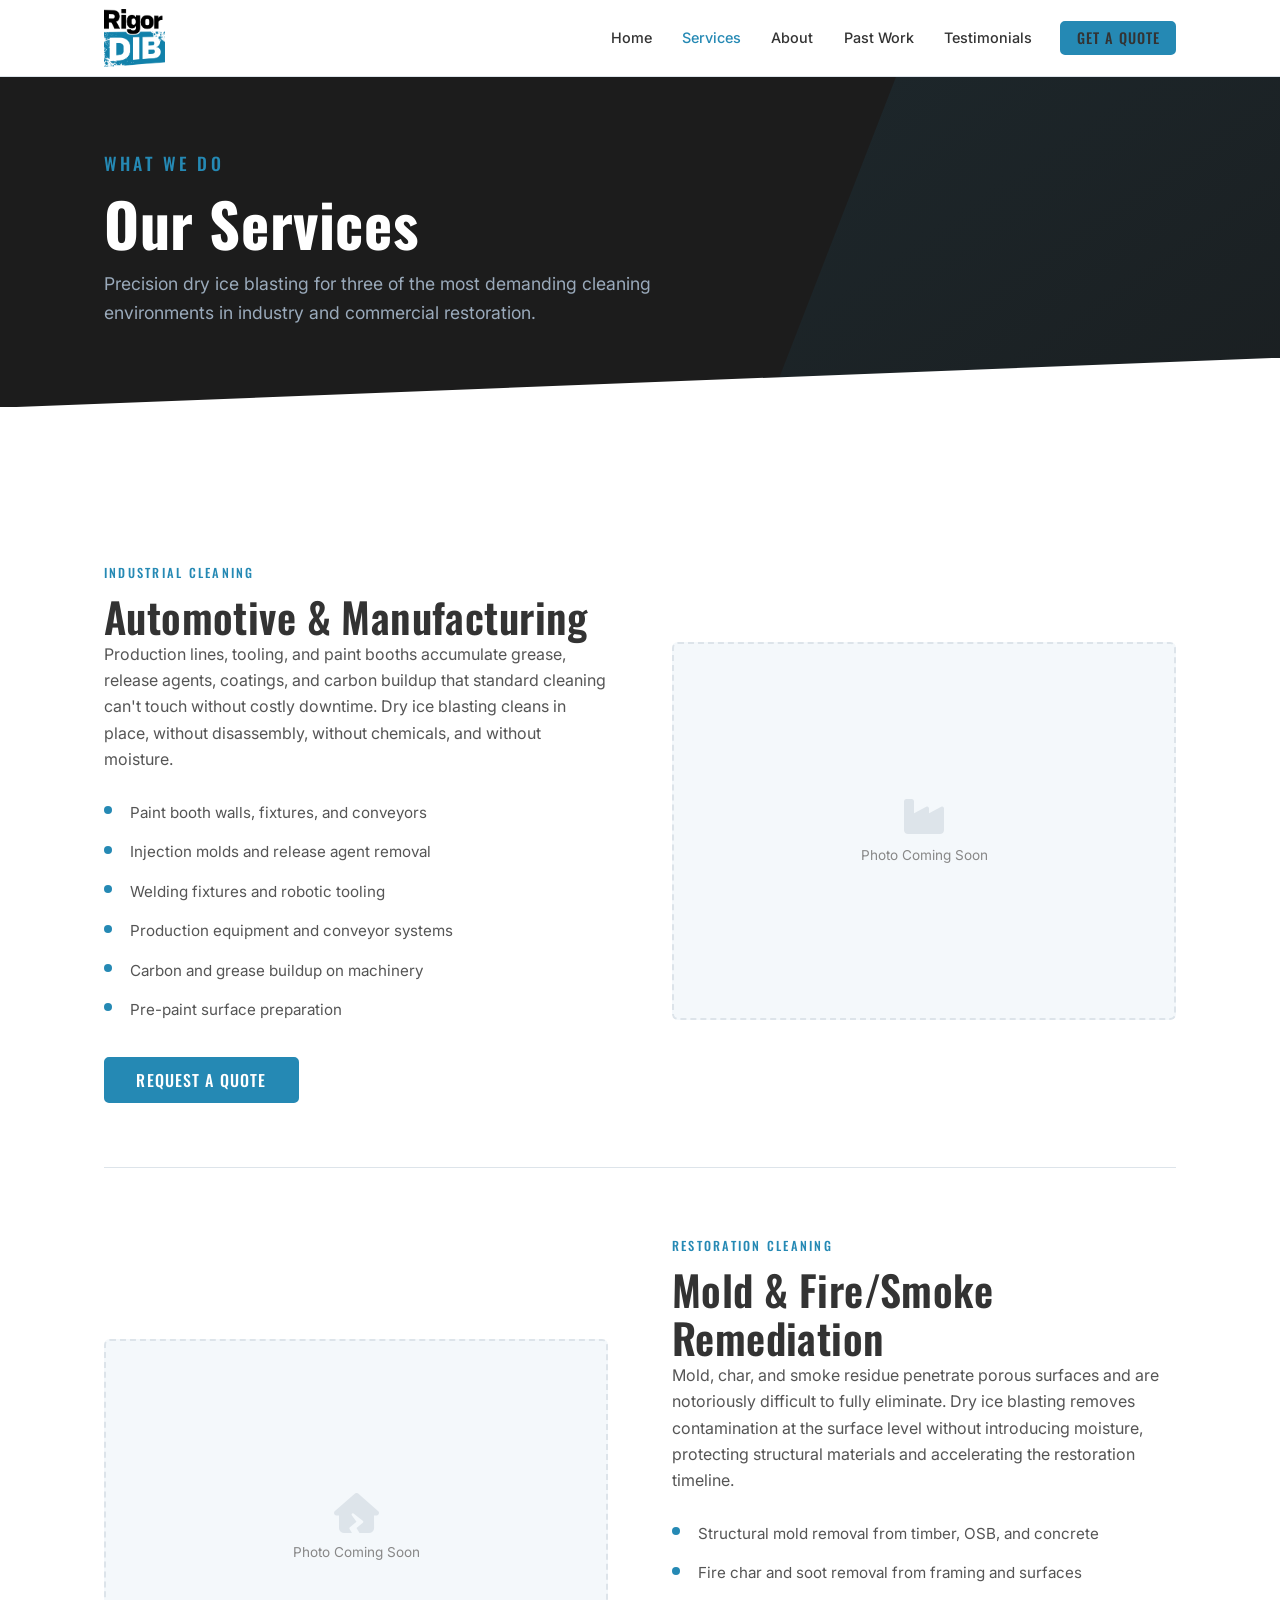
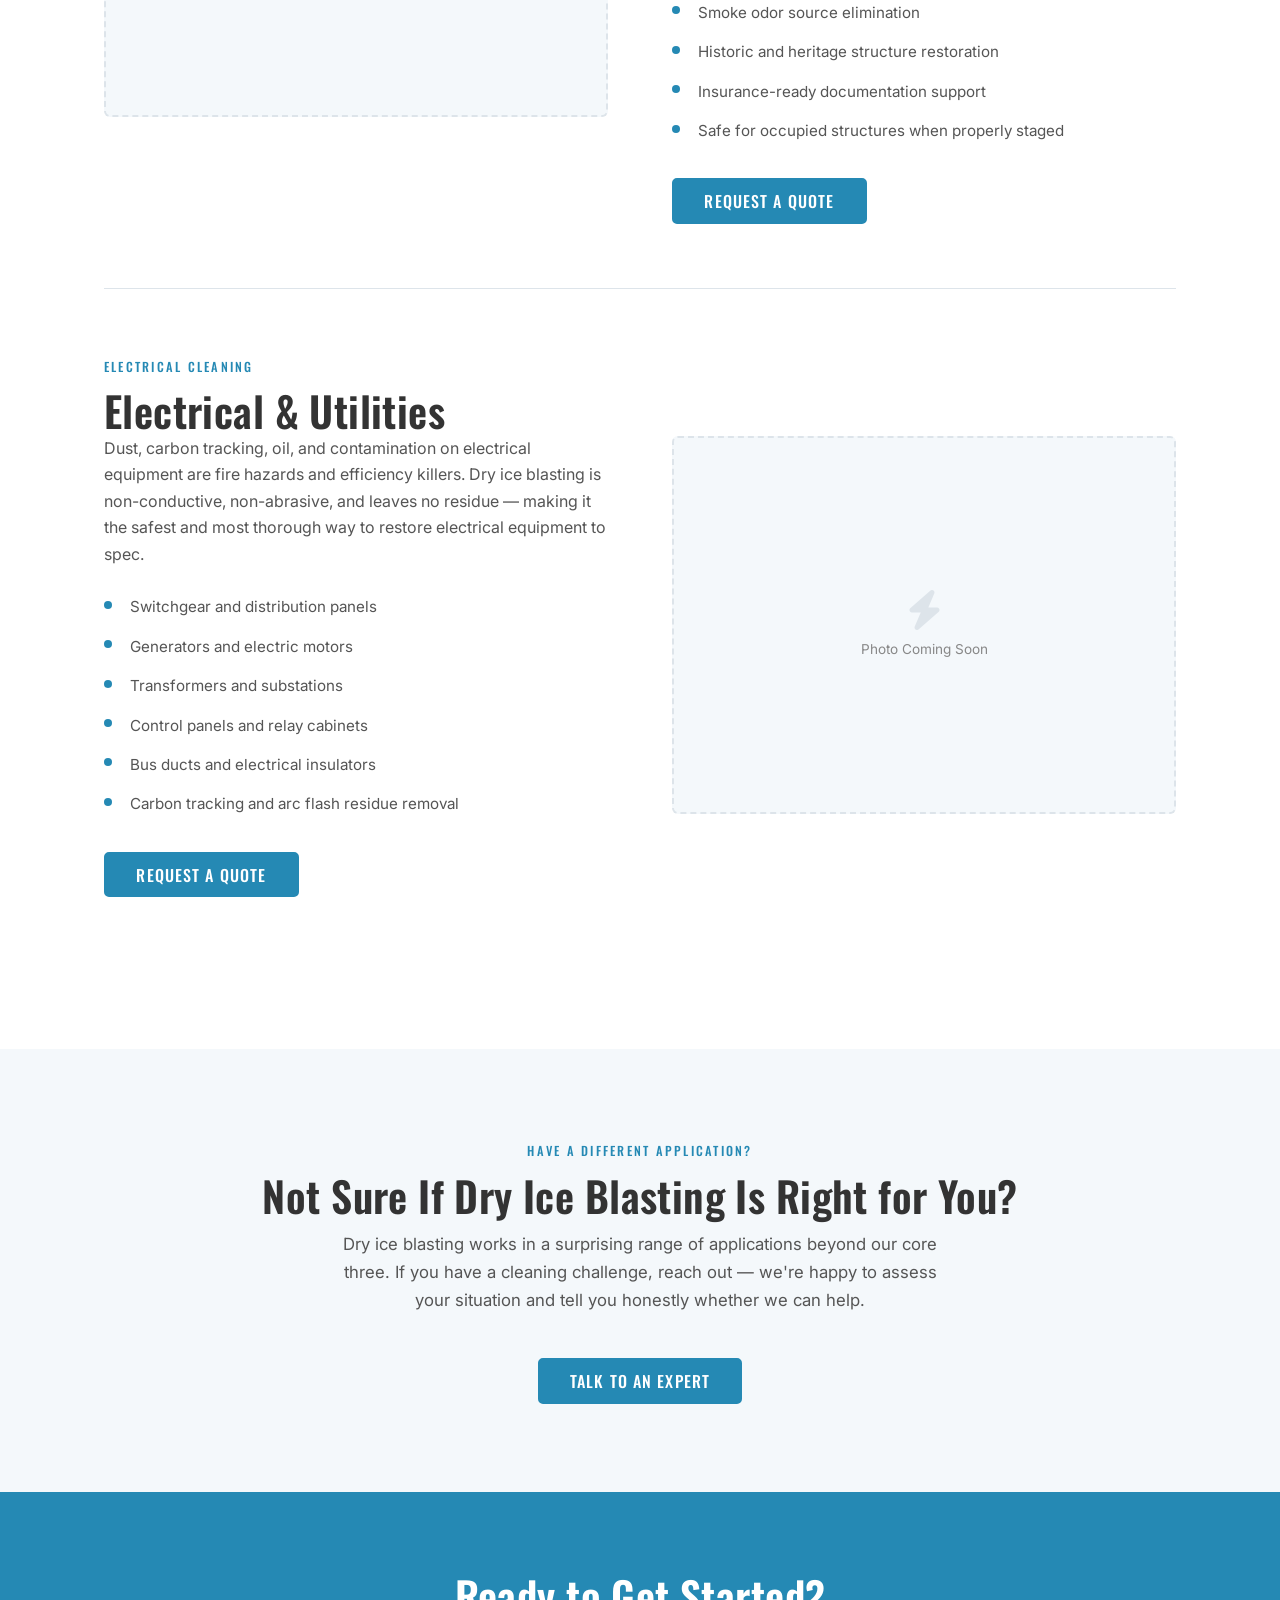
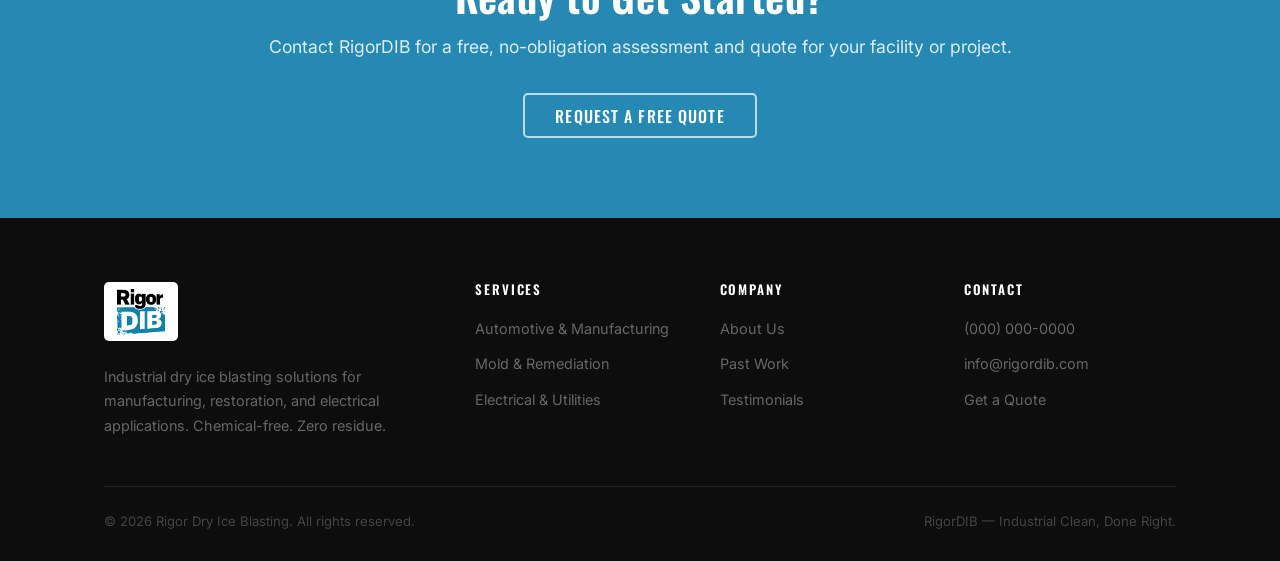
<file: services.html>
<!DOCTYPE html>
<html lang="en">
<head>
  <meta charset="UTF-8" />
  <meta name="viewport" content="width=device-width, initial-scale=1.0" />
  <title>Services | Rigor Dry Ice Blasting</title>
  <meta name="description" content="RigorDIB provides dry ice blasting services for automotive &amp; manufacturing, mold &amp; fire/smoke remediation, and electrical &amp; utility cleaning." />
  <link rel="stylesheet" href="css/styles.css" />
  <link rel="stylesheet" href="https://cdnjs.cloudflare.com/ajax/libs/font-awesome/6.5.0/css/all.min.css" />
</head>
<body>

  <header>
    <div class="container">
      <div class="header-inner">
        <a href="index.html" class="logo">
          <img src="images/RDIB full color transparent.png" alt="Rigor Dry Ice Blasting" />
        </a>
        <button class="nav-toggle" aria-label="Open navigation" aria-expanded="false">
          <span></span><span></span><span></span>
        </button>
        <nav class="nav-links">
          <a href="index.html">Home</a>
          <a href="services.html">Services</a>
          <a href="about.html">About</a>
          <a href="past-work.html">Past Work</a>
          <a href="testimonials.html">Testimonials</a>
          <a href="contact.html" class="btn btn-primary">Get a Quote</a>
        </nav>
      </div>
    </div>
  </header>

  <main>

    <section class="page-hero">
      <div class="page-hero-shape"></div>
      <div class="container">
        <p class="label">What We Do</p>
        <h1>Our Services</h1>
        <p>Precision dry ice blasting for three of the most demanding cleaning environments in industry and commercial restoration.</p>
      </div>
    </section>

    <!-- ── Service blocks ─────────────────────────────────── -->
    <section class="section">
      <div class="container">

        <!-- Automotive & Manufacturing -->
        <div class="service-block" id="automotive">
          <div class="service-content">
            <p class="label">Industrial Cleaning</p>
            <h2>Automotive &amp; Manufacturing</h2>
            <p>Production lines, tooling, and paint booths accumulate grease, release agents, coatings, and carbon buildup that standard cleaning can't touch without costly downtime. Dry ice blasting cleans in place, without disassembly, without chemicals, and without moisture.</p>
            <ul>
              <li>Paint booth walls, fixtures, and conveyors</li>
              <li>Injection molds and release agent removal</li>
              <li>Welding fixtures and robotic tooling</li>
              <li>Production equipment and conveyor systems</li>
              <li>Carbon and grease buildup on machinery</li>
              <li>Pre-paint surface preparation</li>
            </ul>
            <a href="contact.html" class="btn btn-primary">Request a Quote</a>
          </div>
          <div class="service-image">
            <i class="fa-solid fa-industry"></i>
            <span>Photo Coming Soon</span>
          </div>
        </div>

        <!-- Mold & Remediation -->
        <div class="service-block flip" id="mold">
          <div class="service-content">
            <p class="label">Restoration Cleaning</p>
            <h2>Mold &amp; Fire/Smoke Remediation</h2>
            <p>Mold, char, and smoke residue penetrate porous surfaces and are notoriously difficult to fully eliminate. Dry ice blasting removes contamination at the surface level without introducing moisture, protecting structural materials and accelerating the restoration timeline.</p>
            <ul>
              <li>Structural mold removal from timber, OSB, and concrete</li>
              <li>Fire char and soot removal from framing and surfaces</li>
              <li>Smoke odor source elimination</li>
              <li>Historic and heritage structure restoration</li>
              <li>Insurance-ready documentation support</li>
              <li>Safe for occupied structures when properly staged</li>
            </ul>
            <a href="contact.html" class="btn btn-primary">Request a Quote</a>
          </div>
          <div class="service-image">
            <i class="fa-solid fa-house-crack"></i>
            <span>Photo Coming Soon</span>
          </div>
        </div>

        <!-- Electrical & Utilities -->
        <div class="service-block" id="electrical">
          <div class="service-content">
            <p class="label">Electrical Cleaning</p>
            <h2>Electrical &amp; Utilities</h2>
            <p>Dust, carbon tracking, oil, and contamination on electrical equipment are fire hazards and efficiency killers. Dry ice blasting is non-conductive, non-abrasive, and leaves no residue &mdash; making it the safest and most thorough way to restore electrical equipment to spec.</p>
            <ul>
              <li>Switchgear and distribution panels</li>
              <li>Generators and electric motors</li>
              <li>Transformers and substations</li>
              <li>Control panels and relay cabinets</li>
              <li>Bus ducts and electrical insulators</li>
              <li>Carbon tracking and arc flash residue removal</li>
            </ul>
            <a href="contact.html" class="btn btn-primary">Request a Quote</a>
          </div>
          <div class="service-image">
            <i class="fa-solid fa-bolt"></i>
            <span>Photo Coming Soon</span>
          </div>
        </div>

      </div>
    </section>

    <!-- ── Not sure? section ──────────────────────────────── -->
    <section class="section section-alt">
      <div class="container center">
        <p class="label">Have a Different Application?</p>
        <h2 class="section-head">Not Sure If Dry Ice Blasting Is Right for You?</h2>
        <p class="section-lead">Dry ice blasting works in a surprising range of applications beyond our core three. If you have a cleaning challenge, reach out &mdash; we're happy to assess your situation and tell you honestly whether we can help.</p>
        <a href="contact.html" class="btn btn-primary">Talk to an Expert</a>
      </div>
    </section>

    <!-- ── CTA banner ─────────────────────────────────────── -->
    <section class="cta-banner">
      <div class="container">
        <h2>Ready to Get Started?</h2>
        <p>Contact RigorDIB for a free, no-obligation assessment and quote for your facility or project.</p>
        <a href="contact.html" class="btn btn-outline">Request a Free Quote</a>
      </div>
    </section>

  </main>

  <footer>
    <div class="container">
      <div class="footer-grid">
        <div class="footer-brand">
          <div class="footer-logo-wrap">
            <img src="images/RDIB full color transparent.png" alt="RigorDIB" />
          </div>
          <p>Industrial dry ice blasting solutions for manufacturing, restoration, and electrical applications. Chemical-free. Zero residue.</p>
        </div>
        <div>
          <h4>Services</h4>
          <ul>
            <li><a href="services.html#automotive">Automotive &amp; Manufacturing</a></li>
            <li><a href="services.html#mold">Mold &amp; Remediation</a></li>
            <li><a href="services.html#electrical">Electrical &amp; Utilities</a></li>
          </ul>
        </div>
        <div>
          <h4>Company</h4>
          <ul>
            <li><a href="about.html">About Us</a></li>
            <li><a href="past-work.html">Past Work</a></li>
            <li><a href="testimonials.html">Testimonials</a></li>
          </ul>
        </div>
        <div>
          <h4>Contact</h4>
          <ul>
            <li><a href="tel:+10000000000">(000) 000-0000</a></li>
            <li><a href="mailto:info@rigordib.com">info@rigordib.com</a></li>
            <li><a href="contact.html">Get a Quote</a></li>
          </ul>
        </div>
      </div>
      <div class="footer-bottom">
        <p>&copy; 2026 Rigor Dry Ice Blasting. All rights reserved.</p>
        <p>RigorDIB &mdash; Industrial Clean, Done Right.</p>
      </div>
    </div>
  </footer>

  <script src="js/main.js"></script>
</body>
</html>
</file>
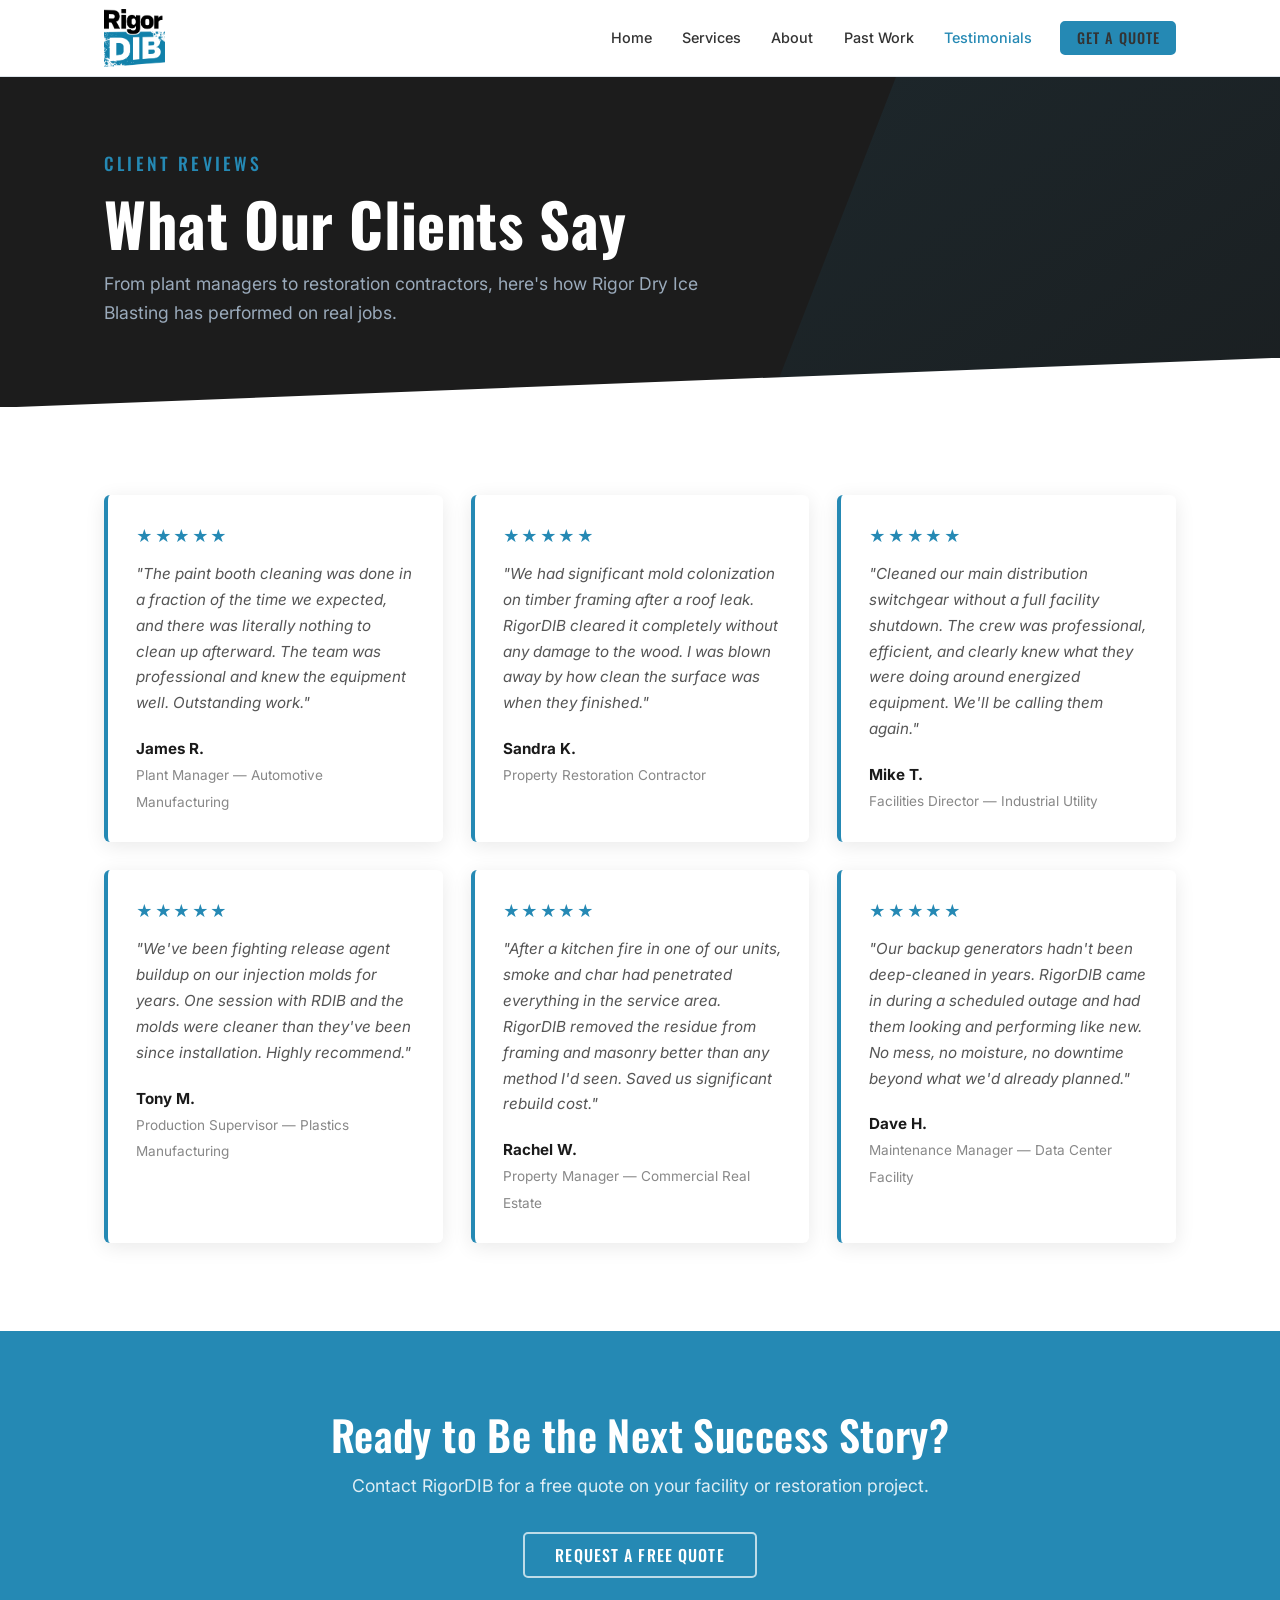
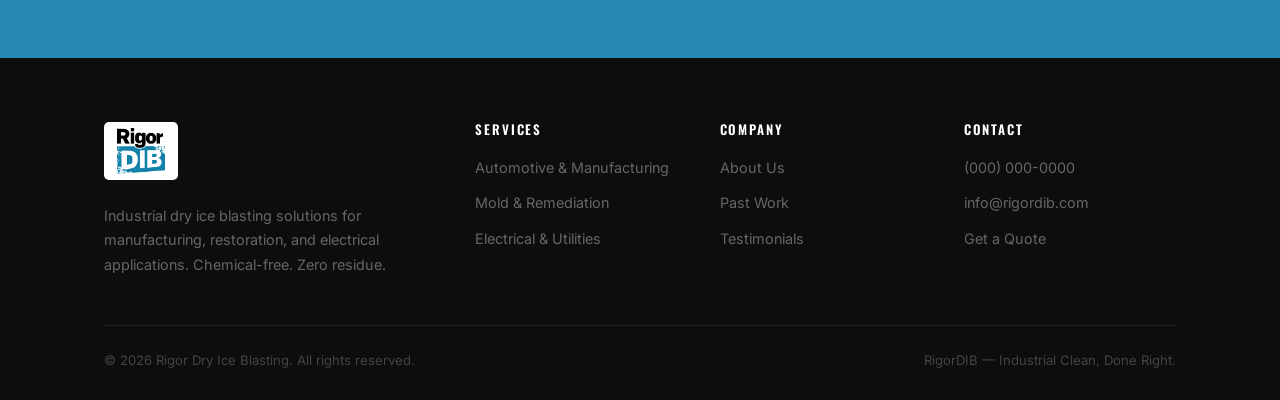
<file: testimonials.html>
<!DOCTYPE html>
<html lang="en">
<head>
  <meta charset="UTF-8" />
  <meta name="viewport" content="width=device-width, initial-scale=1.0" />
  <title>Testimonials | Rigor Dry Ice Blasting</title>
  <meta name="description" content="Read what industrial and commercial clients say about working with Rigor Dry Ice Blasting." />
  <link rel="stylesheet" href="css/styles.css" />
  <link rel="stylesheet" href="https://cdnjs.cloudflare.com/ajax/libs/font-awesome/6.5.0/css/all.min.css" />
</head>
<body>

  <header>
    <div class="container">
      <div class="header-inner">
        <a href="index.html" class="logo">
          <img src="images/RDIB full color transparent.png" alt="Rigor Dry Ice Blasting" />
        </a>
        <button class="nav-toggle" aria-label="Open navigation" aria-expanded="false">
          <span></span><span></span><span></span>
        </button>
        <nav class="nav-links">
          <a href="index.html">Home</a>
          <a href="services.html">Services</a>
          <a href="about.html">About</a>
          <a href="past-work.html">Past Work</a>
          <a href="testimonials.html">Testimonials</a>
          <a href="contact.html" class="btn btn-primary">Get a Quote</a>
        </nav>
      </div>
    </div>
  </header>

  <main>

    <section class="page-hero">
      <div class="page-hero-shape"></div>
      <div class="container">
        <p class="label">Client Reviews</p>
        <h1>What Our Clients Say</h1>
        <p>From plant managers to restoration contractors, here's how Rigor Dry Ice Blasting has performed on real jobs.</p>
      </div>
    </section>

    <section class="section">
      <div class="container">
        <div class="testimonials-full">

          <!-- Automotive -->
          <div class="testimonial-card">
            <div class="stars">&#9733;&#9733;&#9733;&#9733;&#9733;</div>
            <blockquote>"The paint booth cleaning was done in a fraction of the time we expected, and there was literally nothing to clean up afterward. The team was professional and knew the equipment well. Outstanding work."</blockquote>
            <div class="testimonial-author">
              <strong>James R.</strong>
              <span>Plant Manager &mdash; Automotive Manufacturing</span>
            </div>
          </div>

          <!-- Mold remediation -->
          <div class="testimonial-card">
            <div class="stars">&#9733;&#9733;&#9733;&#9733;&#9733;</div>
            <blockquote>"We had significant mold colonization on timber framing after a roof leak. RigorDIB cleared it completely without any damage to the wood. I was blown away by how clean the surface was when they finished."</blockquote>
            <div class="testimonial-author">
              <strong>Sandra K.</strong>
              <span>Property Restoration Contractor</span>
            </div>
          </div>

          <!-- Electrical -->
          <div class="testimonial-card">
            <div class="stars">&#9733;&#9733;&#9733;&#9733;&#9733;</div>
            <blockquote>"Cleaned our main distribution switchgear without a full facility shutdown. The crew was professional, efficient, and clearly knew what they were doing around energized equipment. We'll be calling them again."</blockquote>
            <div class="testimonial-author">
              <strong>Mike T.</strong>
              <span>Facilities Director &mdash; Industrial Utility</span>
            </div>
          </div>

          <!-- Manufacturing -->
          <div class="testimonial-card">
            <div class="stars">&#9733;&#9733;&#9733;&#9733;&#9733;</div>
            <blockquote>"We've been fighting release agent buildup on our injection molds for years. One session with RDIB and the molds were cleaner than they've been since installation. Highly recommend."</blockquote>
            <div class="testimonial-author">
              <strong>Tony M.</strong>
              <span>Production Supervisor &mdash; Plastics Manufacturing</span>
            </div>
          </div>

          <!-- Fire restoration -->
          <div class="testimonial-card">
            <div class="stars">&#9733;&#9733;&#9733;&#9733;&#9733;</div>
            <blockquote>"After a kitchen fire in one of our units, smoke and char had penetrated everything in the service area. RigorDIB removed the residue from framing and masonry better than any method I'd seen. Saved us significant rebuild cost."</blockquote>
            <div class="testimonial-author">
              <strong>Rachel W.</strong>
              <span>Property Manager &mdash; Commercial Real Estate</span>
            </div>
          </div>

          <!-- Generator -->
          <div class="testimonial-card">
            <div class="stars">&#9733;&#9733;&#9733;&#9733;&#9733;</div>
            <blockquote>"Our backup generators hadn't been deep-cleaned in years. RigorDIB came in during a scheduled outage and had them looking and performing like new. No mess, no moisture, no downtime beyond what we'd already planned."</blockquote>
            <div class="testimonial-author">
              <strong>Dave H.</strong>
              <span>Maintenance Manager &mdash; Data Center Facility</span>
            </div>
          </div>

        </div>
      </div>
    </section>

    <!-- ── CTA ────────────────────────────────────────────── -->
    <section class="cta-banner">
      <div class="container">
        <h2>Ready to Be the Next Success Story?</h2>
        <p>Contact RigorDIB for a free quote on your facility or restoration project.</p>
        <a href="contact.html" class="btn btn-outline">Request a Free Quote</a>
      </div>
    </section>

  </main>

  <footer>
    <div class="container">
      <div class="footer-grid">
        <div class="footer-brand">
          <div class="footer-logo-wrap">
            <img src="images/RDIB full color transparent.png" alt="RigorDIB" />
          </div>
          <p>Industrial dry ice blasting solutions for manufacturing, restoration, and electrical applications. Chemical-free. Zero residue.</p>
        </div>
        <div>
          <h4>Services</h4>
          <ul>
            <li><a href="services.html#automotive">Automotive &amp; Manufacturing</a></li>
            <li><a href="services.html#mold">Mold &amp; Remediation</a></li>
            <li><a href="services.html#electrical">Electrical &amp; Utilities</a></li>
          </ul>
        </div>
        <div>
          <h4>Company</h4>
          <ul>
            <li><a href="about.html">About Us</a></li>
            <li><a href="past-work.html">Past Work</a></li>
            <li><a href="testimonials.html">Testimonials</a></li>
          </ul>
        </div>
        <div>
          <h4>Contact</h4>
          <ul>
            <li><a href="tel:+10000000000">(000) 000-0000</a></li>
            <li><a href="mailto:info@rigordib.com">info@rigordib.com</a></li>
            <li><a href="contact.html">Get a Quote</a></li>
          </ul>
        </div>
      </div>
      <div class="footer-bottom">
        <p>&copy; 2026 Rigor Dry Ice Blasting. All rights reserved.</p>
        <p>RigorDIB &mdash; Industrial Clean, Done Right.</p>
      </div>
    </div>
  </footer>

  <script src="js/main.js"></script>
</body>
</html>
</file>
<file: css/styles.css>
@import url('https://fonts.googleapis.com/css2?family=Oswald:wght@400;500;600;700&family=Inter:wght@400;500;600&display=swap');

/* ── Variables ─────────────────────────────────────────────── */
:root {
  --blue:       #2589B4;
  --blue-dark:  #1a6e96;
  --blue-light: #e0f2fa;
  --black:      #0d0d0d;
  --dark:       #1c1c1c;
  --gray-900:   #1a1a1a;
  --gray-700:   #333;
  --gray-500:   #555;
  --gray-400:   #888;
  --gray-100:   #f4f8fb;
  --border:     #dde4ea;
  --white:      #fff;
  --radius:     5px;
  --shadow:     0 4px 20px rgba(0,0,0,0.09);
  --transition: 0.2s ease;
}

/* ── Reset ──────────────────────────────────────────────────── */
*, *::before, *::after { box-sizing: border-box; margin: 0; padding: 0; }
html { scroll-behavior: smooth; }
body { font-family: 'Inter', sans-serif; color: var(--gray-700); background: var(--white); line-height: 1.65; }
img { max-width: 100%; display: block; }
a { color: inherit; text-decoration: none; }
ul { list-style: none; }

/* ── Typography ─────────────────────────────────────────────── */
h1, h2, h3, h4, h5 { font-family: 'Oswald', sans-serif; line-height: 1.15; letter-spacing: 0.01em; }
h1 { font-size: clamp(2.2rem, 5vw, 3.75rem); font-weight: 700; }
h2 { font-size: clamp(1.7rem, 3.5vw, 2.6rem); font-weight: 600; }
h3 { font-size: 1.4rem; font-weight: 600; }
h4 { font-size: 1rem; font-weight: 600; }
p  { font-size: 1rem; color: var(--gray-500); }

/* ── Layout ─────────────────────────────────────────────────── */
.container { max-width: 1120px; margin: 0 auto; padding: 0 1.5rem; }
.section    { padding: 5.5rem 0; }
.section-alt  { background: var(--gray-100); }
.section-dark { background: var(--dark); }

/* ── Section labels / headings ──────────────────────────────── */
.label {
  display: inline-block;
  font-family: 'Oswald', sans-serif;
  font-size: 0.78rem;
  font-weight: 500;
  letter-spacing: 0.18em;
  text-transform: uppercase;
  color: var(--blue);
  margin-bottom: 0.6rem;
}
.section-head { margin-bottom: 0.75rem; }
.section-lead { font-size: 1.05rem; max-width: 620px; margin-bottom: 2.75rem; }
.center { text-align: center; }
.center .section-lead { margin-inline: auto; }
.white-text { color: var(--white); }
.white-text p, .white-text .label { color: rgba(255,255,255,0.6); }
.white-text .label { color: var(--blue); }

/* ── Buttons ────────────────────────────────────────────────── */
.btn {
  display: inline-block;
  padding: 0.8rem 1.9rem;
  border-radius: var(--radius);
  font-family: 'Oswald', sans-serif;
  font-size: 1rem;
  font-weight: 500;
  letter-spacing: 0.07em;
  text-transform: uppercase;
  cursor: pointer;
  transition: background var(--transition), color var(--transition), border-color var(--transition);
  border: 2px solid transparent;
  line-height: 1;
}
.btn-primary   { background: var(--blue);  color: var(--white); border-color: var(--blue); }
.btn-primary:hover { background: var(--blue-dark); border-color: var(--blue-dark); }
.btn-outline   { background: transparent; color: var(--white); border-color: rgba(255,255,255,0.7); }
.btn-outline:hover { background: var(--white); color: var(--blue); border-color: var(--white); }
.btn-outline-blue { background: transparent; color: var(--blue); border-color: var(--blue); }
.btn-outline-blue:hover { background: var(--blue); color: var(--white); }

/* ── Header ─────────────────────────────────────────────────── */
header {
  position: sticky;
  top: 0;
  z-index: 200;
  background: var(--white);
  border-bottom: 1px solid var(--border);
  transition: box-shadow var(--transition);
}
header.scrolled { box-shadow: 0 2px 18px rgba(0,0,0,0.1); }
.header-inner {
  display: flex;
  align-items: center;
  justify-content: space-between;
  height: 76px;
}
.logo img { height: 58px; width: auto; }

.nav-links { display: flex; align-items: center; gap: 0.1rem; }
.nav-links a {
  padding: 0.5rem 0.9rem;
  font-size: 0.9rem;
  font-weight: 500;
  color: var(--gray-700);
  transition: color var(--transition);
  white-space: nowrap;
}
.nav-links a:hover, .nav-links a.active { color: var(--blue); }
.nav-links .btn { margin-left: 0.75rem; }

.nav-toggle {
  display: none;
  background: none;
  border: none;
  cursor: pointer;
  padding: 0.5rem;
  flex-direction: column;
  gap: 5px;
}
.nav-toggle span {
  display: block;
  width: 26px;
  height: 2px;
  background: var(--dark);
  border-radius: 2px;
  transition: var(--transition);
}

/* ── Hero ───────────────────────────────────────────────────── */
.hero {
  background: var(--dark);
  color: var(--white);
  position: relative;
  overflow: hidden;
}
.hero-body { padding: 6.5rem 0 5rem; position: relative; z-index: 1; }
.hero-label {
  font-family: 'Oswald', sans-serif;
  font-size: 0.8rem;
  letter-spacing: 0.2em;
  text-transform: uppercase;
  color: var(--blue);
  margin-bottom: 1rem;
}
.hero h1 { color: var(--white); margin-bottom: 1.25rem; }
.hero h1 span { color: var(--blue); }
.hero p { font-size: 1.1rem; color: #b0b8c1; max-width: 560px; margin-bottom: 2.25rem; }
.hero-actions { display: flex; gap: 1rem; flex-wrap: wrap; }

.hero-shape {
  position: absolute;
  top: 0; right: 0; bottom: 0;
  width: 45%;
  background: linear-gradient(145deg, var(--blue) 0%, #0f4a66 100%);
  clip-path: polygon(18% 0, 100% 0, 100% 100%, 0% 100%);
  opacity: 0.12;
  pointer-events: none;
}
.hero-grid {
  display: grid;
  grid-template-columns: 1fr auto;
  gap: 3rem;
  align-items: center;
}
.hero-logo {
  width: clamp(160px, 18vw, 230px);
  flex-shrink: 0;
  pointer-events: none;
  filter: drop-shadow(0 4px 20px rgba(0,0,0,0.45));
}

.hero-stats {
  background: rgba(0,0,0,0.35);
  border-top: 1px solid rgba(255,255,255,0.06);
  position: relative;
  z-index: 1;
}
.stats-row {
  display: grid;
  grid-template-columns: repeat(4, 1fr);
  padding: 1.5rem 0;
}
.stat {
  display: flex;
  flex-direction: column;
  align-items: center;
  padding: 1rem;
  border-right: 1px solid rgba(255,255,255,0.08);
  text-align: center;
}
.stat:last-child { border-right: none; }
.stat strong {
  font-family: 'Oswald', sans-serif;
  font-size: 1.6rem;
  font-weight: 700;
  color: var(--blue);
  line-height: 1;
  margin-bottom: 0.3rem;
}
.stat span { font-size: 0.8rem; color: #8899aa; text-transform: uppercase; letter-spacing: 0.08em; }

/* ── Diagonal section divider ───────────────────────────────── */
.section-diag {
  position: relative;
}
.section-diag::after {
  content: '';
  position: absolute;
  bottom: -2px; left: 0; right: 0;
  height: 60px;
  background: var(--white);
  clip-path: polygon(0 100%, 100% 0, 100% 100%);
}
.section-diag-alt::after { background: var(--gray-100); }
.section-diag-dark::after { background: var(--dark); }

/* ── Service cards (homepage) ───────────────────────────────── */
.services-grid {
  display: grid;
  grid-template-columns: repeat(auto-fit, minmax(300px, 1fr));
  gap: 1.5rem;
}
.service-card {
  background: var(--white);
  border: 1px solid var(--border);
  border-radius: 6px;
  padding: 2.25rem;
  transition: box-shadow var(--transition), border-color var(--transition), transform var(--transition);
}
.service-card:hover {
  box-shadow: var(--shadow);
  border-color: var(--blue);
  transform: translateY(-2px);
}
.card-icon {
  width: 52px; height: 52px;
  background: var(--blue-light);
  border-radius: 50%;
  display: flex; align-items: center; justify-content: center;
  margin-bottom: 1.25rem;
  color: var(--blue);
  font-size: 1.4rem;
}
.service-card h3 { margin-bottom: 0.75rem; color: var(--gray-900); }
.service-card p  { font-size: 0.95rem; margin-bottom: 1.5rem; }
.card-link {
  font-family: 'Oswald', sans-serif;
  font-size: 0.88rem;
  font-weight: 500;
  letter-spacing: 0.06em;
  color: var(--blue);
  text-transform: uppercase;
}
.card-link:hover { text-decoration: underline; }

/* ── Why section (dark) ─────────────────────────────────────── */
.why-grid {
  display: grid;
  grid-template-columns: repeat(auto-fit, minmax(230px, 1fr));
  gap: 2.5rem;
}
.why-icon {
  width: 58px;
  height: 58px;
  background: rgba(37, 137, 180, 0.18);
  border: 1px solid rgba(37, 137, 180, 0.35);
  border-radius: 50%;
  display: flex;
  align-items: center;
  justify-content: center;
  margin-bottom: 1.25rem;
  color: var(--blue);
  font-size: 1.35rem;
}
.why-item h3 { font-size: 1.25rem; color: var(--white); margin-bottom: 0.5rem; }
.why-item p  { font-size: 0.95rem; color: #8a9aaa; }

/* ── Process steps ──────────────────────────────────────────── */
.steps-grid {
  display: grid;
  grid-template-columns: repeat(auto-fit, minmax(210px, 1fr));
  gap: 2rem;
}
.step-icon {
  width: 54px;
  height: 54px;
  background: var(--blue-light);
  border-radius: 50%;
  display: flex;
  align-items: center;
  justify-content: center;
  margin-bottom: 1.25rem;
  color: var(--blue);
  font-size: 1.35rem;
}
.step h3 { font-size: 1.1rem; margin-bottom: 0.5rem; }
.step p  { font-size: 0.9rem; }

/* ── Testimonials ───────────────────────────────────────────── */
.testimonials-grid {
  display: grid;
  grid-template-columns: repeat(auto-fit, minmax(290px, 1fr));
  gap: 1.5rem;
}
.testimonial-card {
  background: var(--white);
  border-radius: 6px;
  padding: 1.75rem;
  border-left: 4px solid var(--blue);
  box-shadow: var(--shadow);
}
.stars { color: var(--blue); font-size: 1rem; letter-spacing: 0.1em; margin-bottom: 0.75rem; }
.testimonial-card blockquote {
  font-size: 0.95rem;
  color: var(--gray-500);
  font-style: italic;
  margin-bottom: 1.25rem;
  line-height: 1.7;
}
.testimonial-author strong { display: block; font-size: 0.95rem; color: var(--gray-900); }
.testimonial-author span   { font-size: 0.85rem; color: var(--gray-400); }

/* ── Gallery preview / grid ─────────────────────────────────── */
.gallery-preview {
  display: grid;
  grid-template-columns: repeat(4, 1fr);
  gap: 0.75rem;
}
.gallery-full {
  display: grid;
  grid-template-columns: repeat(auto-fill, minmax(280px, 1fr));
  gap: 1rem;
}
.gallery-item {
  aspect-ratio: 4/3;
  background: var(--gray-100);
  border-radius: var(--radius);
  display: flex;
  align-items: center;
  justify-content: center;
  color: var(--gray-400);
  font-size: 0.85rem;
  border: 2px dashed var(--border);
  overflow: hidden;
  position: relative;
}
.gallery-item img { width: 100%; height: 100%; object-fit: cover; position: absolute; inset: 0; }
.gallery-item .placeholder-label { font-size: 0.8rem; text-align: center; padding: 1rem; }

/* ── CTA banner ─────────────────────────────────────────────── */
.cta-banner {
  background: var(--blue);
  padding: 5rem 0;
  text-align: center;
}
.cta-banner h2 { color: var(--white); margin-bottom: 0.75rem; }
.cta-banner p  { color: rgba(255,255,255,0.85); font-size: 1.1rem; margin-bottom: 2rem; }

/* ── Footer ─────────────────────────────────────────────────── */
footer {
  background: var(--black);
  color: #888;
  padding: 4rem 0 1.75rem;
}
.footer-grid {
  display: grid;
  grid-template-columns: 1.6fr 1fr 1fr 1fr;
  gap: 2rem;
  margin-bottom: 3rem;
}
.footer-logo-wrap {
  background: var(--white);
  display: inline-block;
  padding: 0.4rem 0.8rem;
  border-radius: var(--radius);
  margin-bottom: 1rem;
}
.footer-logo-wrap img { height: 46px; }
.footer-brand p { font-size: 0.9rem; line-height: 1.7; color: #666; }
footer h4 {
  font-family: 'Oswald', sans-serif;
  font-size: 0.82rem;
  letter-spacing: 0.14em;
  text-transform: uppercase;
  color: var(--white);
  margin-bottom: 1.1rem;
}
footer ul li { margin-bottom: 0.55rem; }
footer ul li a { font-size: 0.9rem; color: #666; transition: color var(--transition); }
footer ul li a:hover { color: var(--blue); }
.footer-bottom {
  border-top: 1px solid #1f1f1f;
  padding-top: 1.5rem;
  display: flex;
  justify-content: space-between;
  align-items: center;
  flex-wrap: wrap;
  gap: 0.5rem;
}
.footer-bottom p { font-size: 0.82rem; color: #444; }

/* ── Page hero ──────────────────────────────────────────────── */
.page-hero {
  background: var(--dark);
  color: var(--white);
  padding: 4.5rem 0 5rem;
  position: relative;
  overflow: hidden;
}
.page-hero::after {
  content: '';
  position: absolute;
  bottom: -1px; left: 0; right: 0;
  height: 50px;
  background: var(--white);
  clip-path: polygon(0 100%, 100% 0, 100% 100%);
}
.page-hero.alt-bg::after { background: var(--gray-100); }
.page-hero .label { color: var(--blue); }
.page-hero h1 { color: var(--white); margin-bottom: 0.75rem; }
.page-hero p  { color: #9aaabb; font-size: 1.1rem; max-width: 600px; }
.page-hero-shape {
  position: absolute;
  top: 0; right: 0; bottom: 0;
  width: 40%;
  background: linear-gradient(145deg, var(--blue) 0%, #0d3d54 100%);
  clip-path: polygon(25% 0, 100% 0, 100% 100%, 0% 100%);
  opacity: 0.1;
  pointer-events: none;
}

/* ── Services detail page ───────────────────────────────────── */
.service-block {
  display: grid;
  grid-template-columns: 1fr 1fr;
  gap: 4rem;
  align-items: center;
  padding: 4rem 0;
  border-bottom: 1px solid var(--border);
}
.service-block:last-child { border-bottom: none; }
.service-block.flip .service-image { order: -1; }
.service-block ul li {
  padding: 0.45rem 0 0.45rem 1.6rem;
  position: relative;
  font-size: 0.95rem;
  color: var(--gray-500);
}
.service-block ul li::before {
  content: '';
  position: absolute;
  left: 0; top: 0.85rem;
  width: 8px; height: 8px;
  background: var(--blue);
  border-radius: 50%;
}
.service-block ul { margin: 1.25rem 0 1.75rem; }
.service-image {
  background: var(--gray-100);
  border-radius: 6px;
  aspect-ratio: 4/3;
  display: flex;
  flex-direction: column;
  align-items: center;
  justify-content: center;
  color: var(--gray-400);
  font-size: 0.85rem;
  border: 2px dashed var(--border);
  gap: 0.5rem;
}
.service-image i { font-size: 2.5rem; color: var(--border); }

/* ── About page ─────────────────────────────────────────────── */
.about-intro {
  display: grid;
  grid-template-columns: 1fr 1fr;
  gap: 5rem;
  align-items: center;
}
.about-image {
  background: var(--gray-100);
  border-radius: 6px;
  aspect-ratio: 4/3;
  display: flex;
  flex-direction: column;
  align-items: center;
  justify-content: center;
  color: var(--gray-400);
  font-size: 0.85rem;
  border: 2px dashed var(--border);
  gap: 0.5rem;
}
.about-image i { font-size: 2.5rem; color: var(--border); }
.values-grid {
  display: grid;
  grid-template-columns: repeat(auto-fit, minmax(220px, 1fr));
  gap: 1.5rem;
}
.value-card {
  padding: 1.75rem;
  border-top: 3px solid var(--blue);
  background: var(--white);
  border-radius: 0 0 var(--radius) var(--radius);
}
.value-card .icon { font-size: 1.5rem; margin-bottom: 0.75rem; }
.value-card h3 { font-size: 1.1rem; margin-bottom: 0.5rem; }
.value-card p  { font-size: 0.92rem; }

/* ── Contact page ───────────────────────────────────────────── */
.contact-grid {
  display: grid;
  grid-template-columns: 1fr 1.4fr;
  gap: 5rem;
  align-items: start;
}
.contact-info h3 { margin-bottom: 1.5rem; }
.contact-item {
  display: flex;
  gap: 1rem;
  align-items: flex-start;
  margin-bottom: 1.5rem;
}
.contact-item .icon {
  width: 42px; height: 42px;
  background: var(--blue-light);
  border-radius: 50%;
  display: flex; align-items: center; justify-content: center;
  color: var(--blue);
  font-size: 1rem;
  flex-shrink: 0;
}
.contact-item .text strong { display: block; font-size: 0.9rem; color: var(--gray-900); margin-bottom: 0.2rem; }
.contact-item .text span   { font-size: 0.9rem; color: var(--gray-500); }

.form-card {
  background: var(--white);
  border: 1px solid var(--border);
  border-radius: 8px;
  padding: 2.5rem;
  box-shadow: var(--shadow);
}
.form-card h3 { margin-bottom: 1.75rem; color: var(--gray-900); }
.form-group { margin-bottom: 1.25rem; }
.form-group label {
  display: block;
  font-size: 0.88rem;
  font-weight: 500;
  color: var(--gray-700);
  margin-bottom: 0.4rem;
}
.form-group input,
.form-group select,
.form-group textarea {
  width: 100%;
  padding: 0.75rem 1rem;
  border: 1px solid var(--border);
  border-radius: var(--radius);
  font-family: 'Inter', sans-serif;
  font-size: 0.95rem;
  color: var(--gray-900);
  background: var(--white);
  transition: border-color var(--transition);
  appearance: none;
}
.form-group input:focus,
.form-group select:focus,
.form-group textarea:focus { outline: none; border-color: var(--blue); box-shadow: 0 0 0 3px rgba(37,137,180,0.12); }
textarea { resize: vertical; min-height: 130px; }
.form-row { display: grid; grid-template-columns: 1fr 1fr; gap: 1rem; }

/* ── Testimonials page ──────────────────────────────────────── */
.testimonials-full {
  display: grid;
  grid-template-columns: repeat(auto-fill, minmax(300px, 1fr));
  gap: 1.75rem;
}

/* ── Past Work page ─────────────────────────────────────────── */
.filter-bar {
  display: flex;
  gap: 0.75rem;
  flex-wrap: wrap;
  margin-bottom: 2.5rem;
}
.filter-btn {
  padding: 0.5rem 1.25rem;
  border: 1px solid var(--border);
  border-radius: 99px;
  font-size: 0.88rem;
  font-weight: 500;
  cursor: pointer;
  background: var(--white);
  color: var(--gray-700);
  transition: all var(--transition);
  font-family: 'Inter', sans-serif;
}
.filter-btn:hover, .filter-btn.active {
  background: var(--blue);
  color: var(--white);
  border-color: var(--blue);
}

/* ── Responsive ─────────────────────────────────────────────── */
@media (max-width: 900px) {
  .footer-grid { grid-template-columns: 1fr 1fr; }
  .about-intro { grid-template-columns: 1fr; gap: 2.5rem; }
  .contact-grid { grid-template-columns: 1fr; gap: 3rem; }
  .service-block { grid-template-columns: 1fr; gap: 2rem; }
  .service-block.flip .service-image { order: 0; }
  .gallery-preview { grid-template-columns: repeat(2, 1fr); }
  .stats-row { grid-template-columns: repeat(2, 1fr); }
  .stat { border-right: none; border-bottom: 1px solid rgba(255,255,255,0.06); }
  .stat:nth-child(even) { border-right: none; }
  .hero-logo { width: 160px; }
}

@media (max-width: 680px) {
  .nav-links {
    display: none;
    position: absolute;
    top: 76px; left: 0; right: 0;
    background: var(--white);
    border-bottom: 1px solid var(--border);
    padding: 1rem 1.5rem 1.5rem;
    flex-direction: column;
    align-items: flex-start;
    gap: 0.25rem;
    box-shadow: 0 8px 20px rgba(0,0,0,0.08);
  }
  .nav-links.open { display: flex; }
  .nav-links .btn { margin-left: 0; margin-top: 0.5rem; width: 100%; text-align: center; }
  .nav-toggle { display: flex; }
  .hero-shape { display: none; }
  .hero-grid { grid-template-columns: 1fr; }
  .hero-logo { display: none; }
  .section { padding: 4rem 0; }
  .stats-row { grid-template-columns: 1fr 1fr; }
  .form-row { grid-template-columns: 1fr; }
  .footer-grid { grid-template-columns: 1fr; }
  .footer-bottom { flex-direction: column; text-align: center; }
  .hero-actions { flex-direction: column; align-items: flex-start; }
}

@media (max-width: 480px) {
  .gallery-preview { grid-template-columns: 1fr 1fr; }
  .stats-row { grid-template-columns: 1fr; }
  .stat { border-right: none; border-bottom: 1px solid rgba(255,255,255,0.06); }
}
</file>
